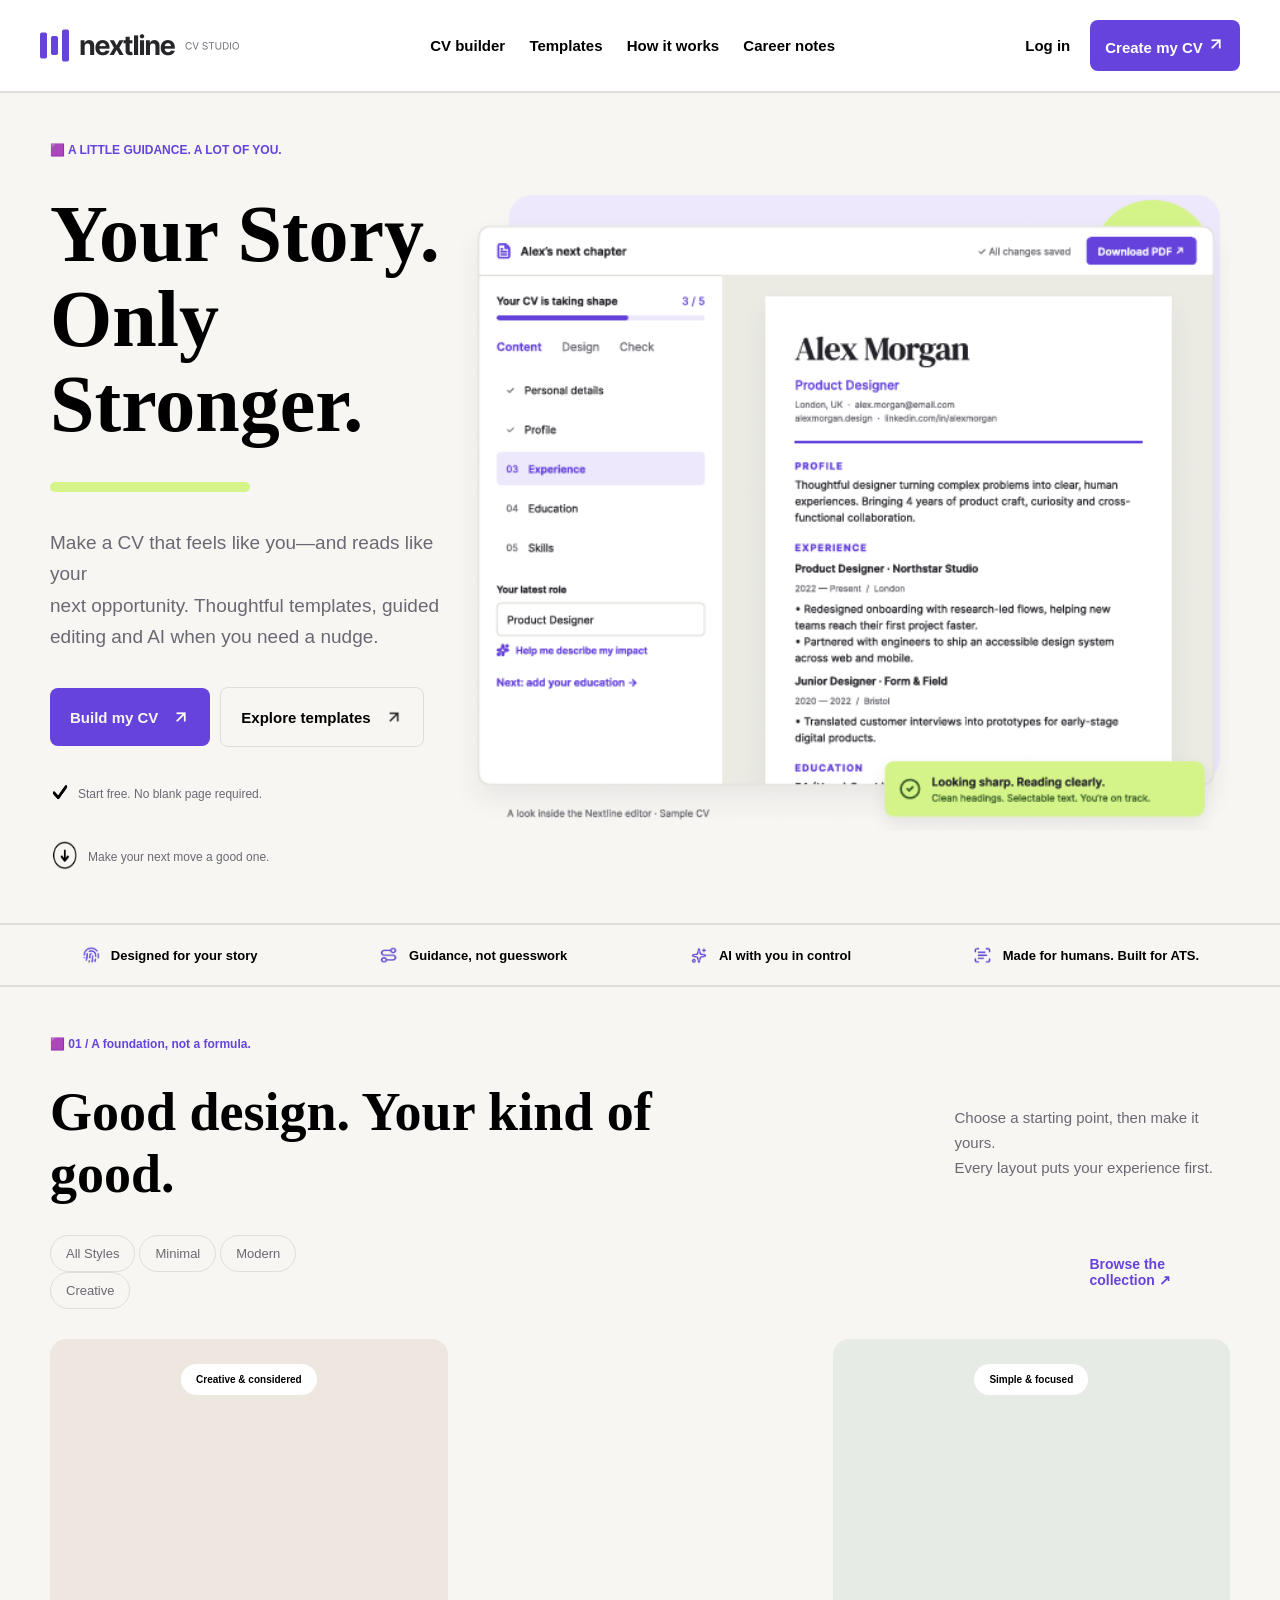
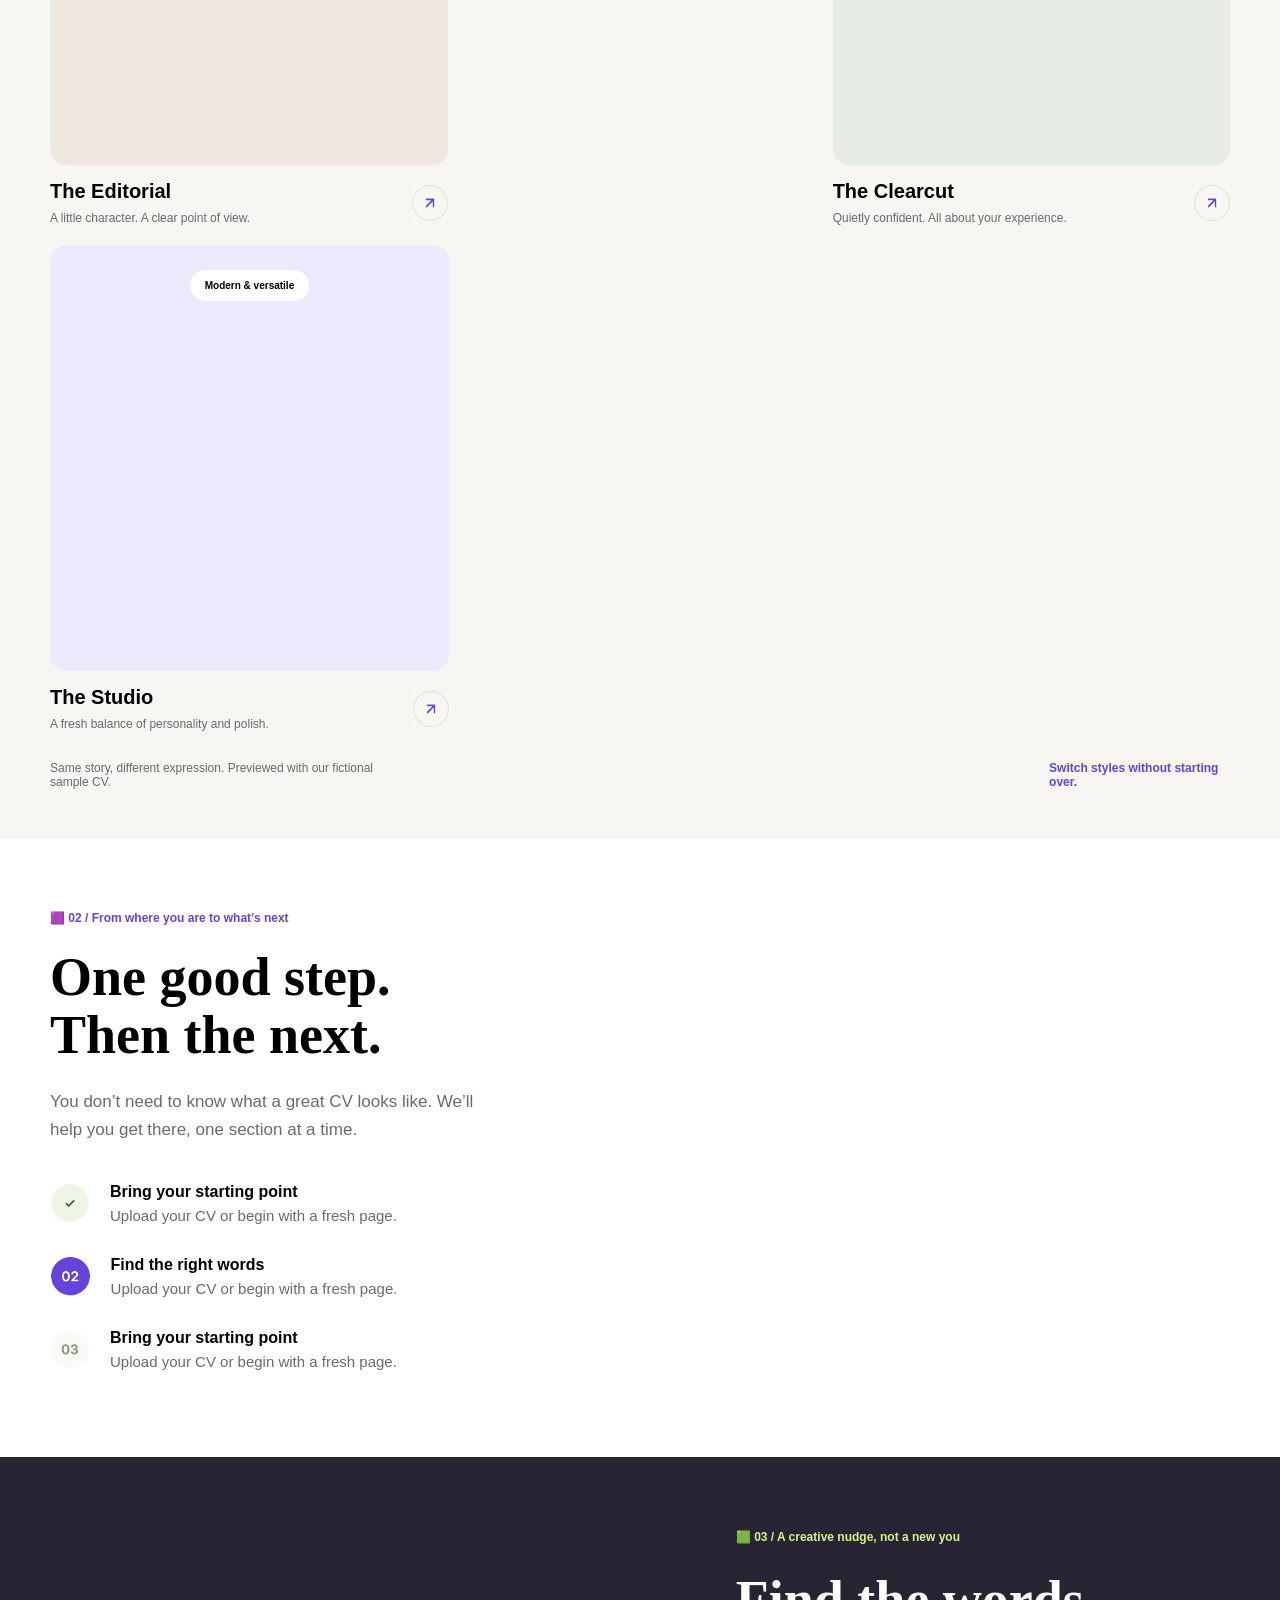
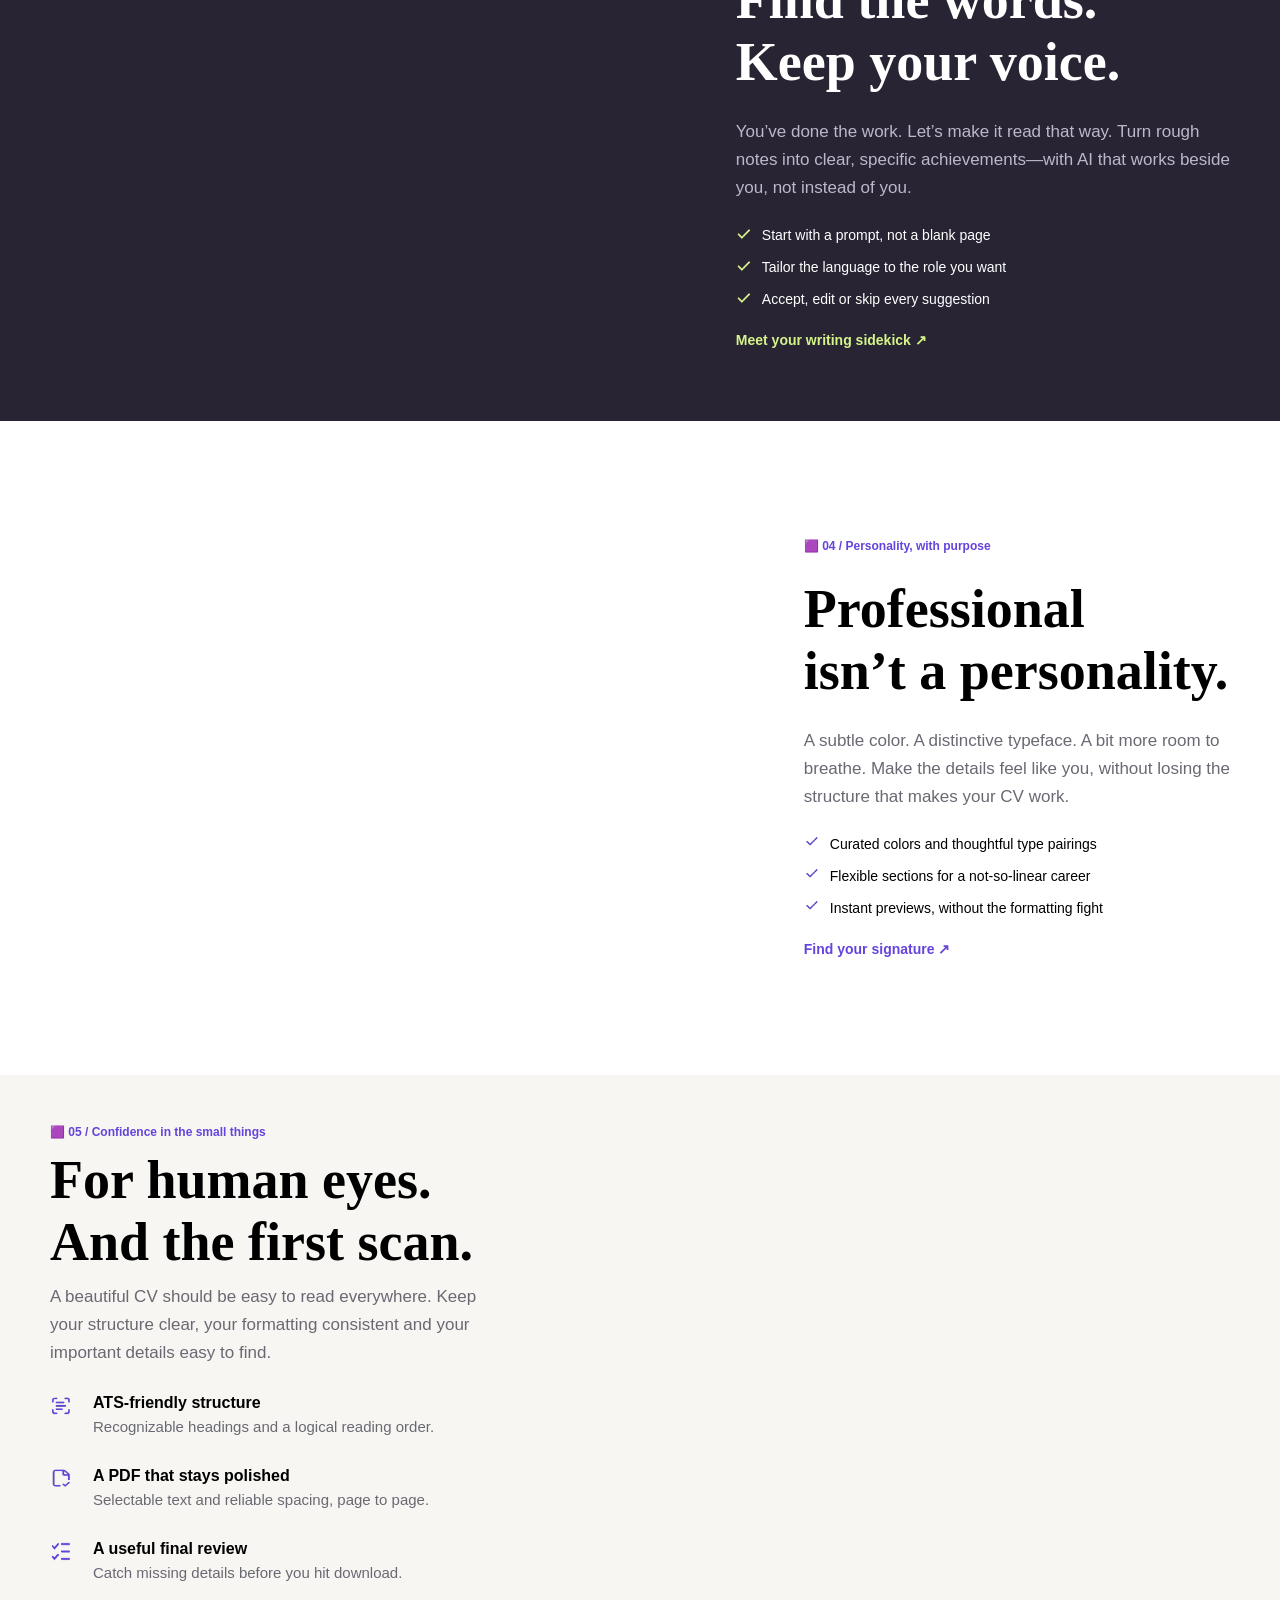
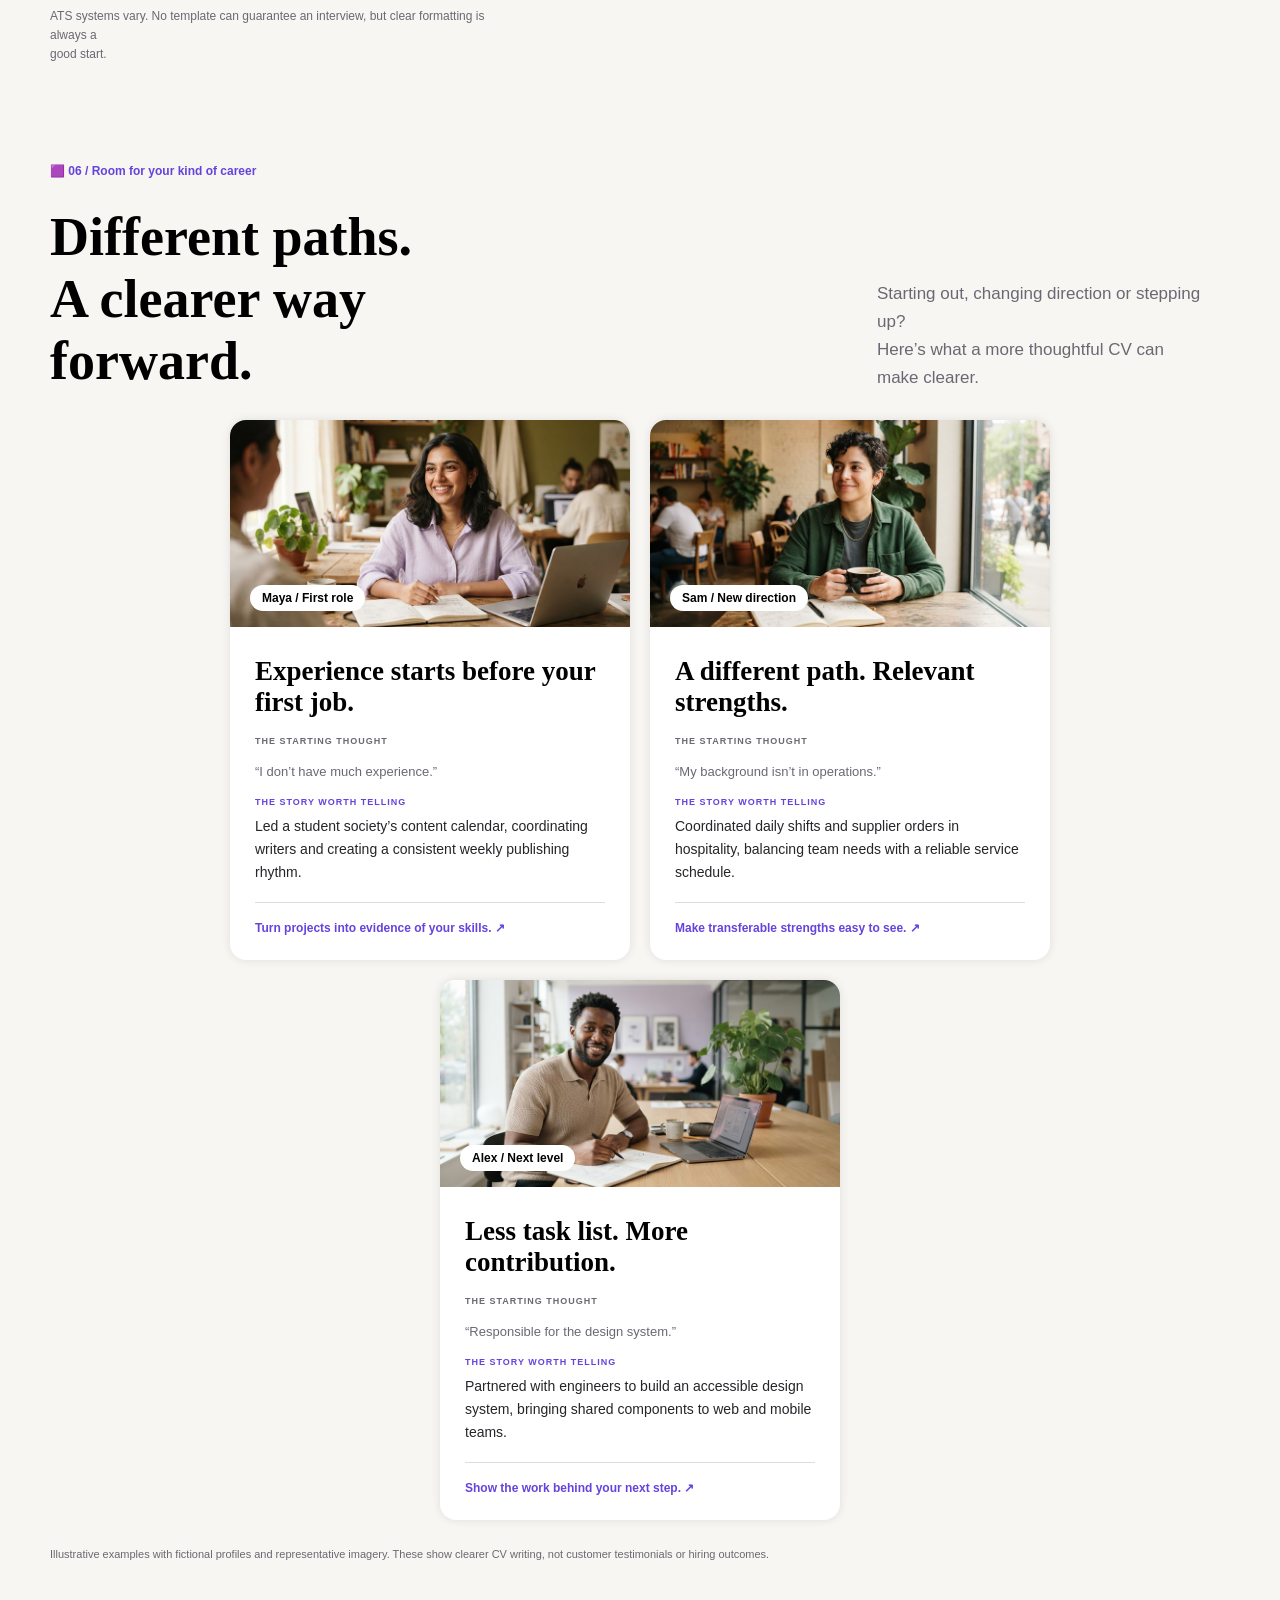
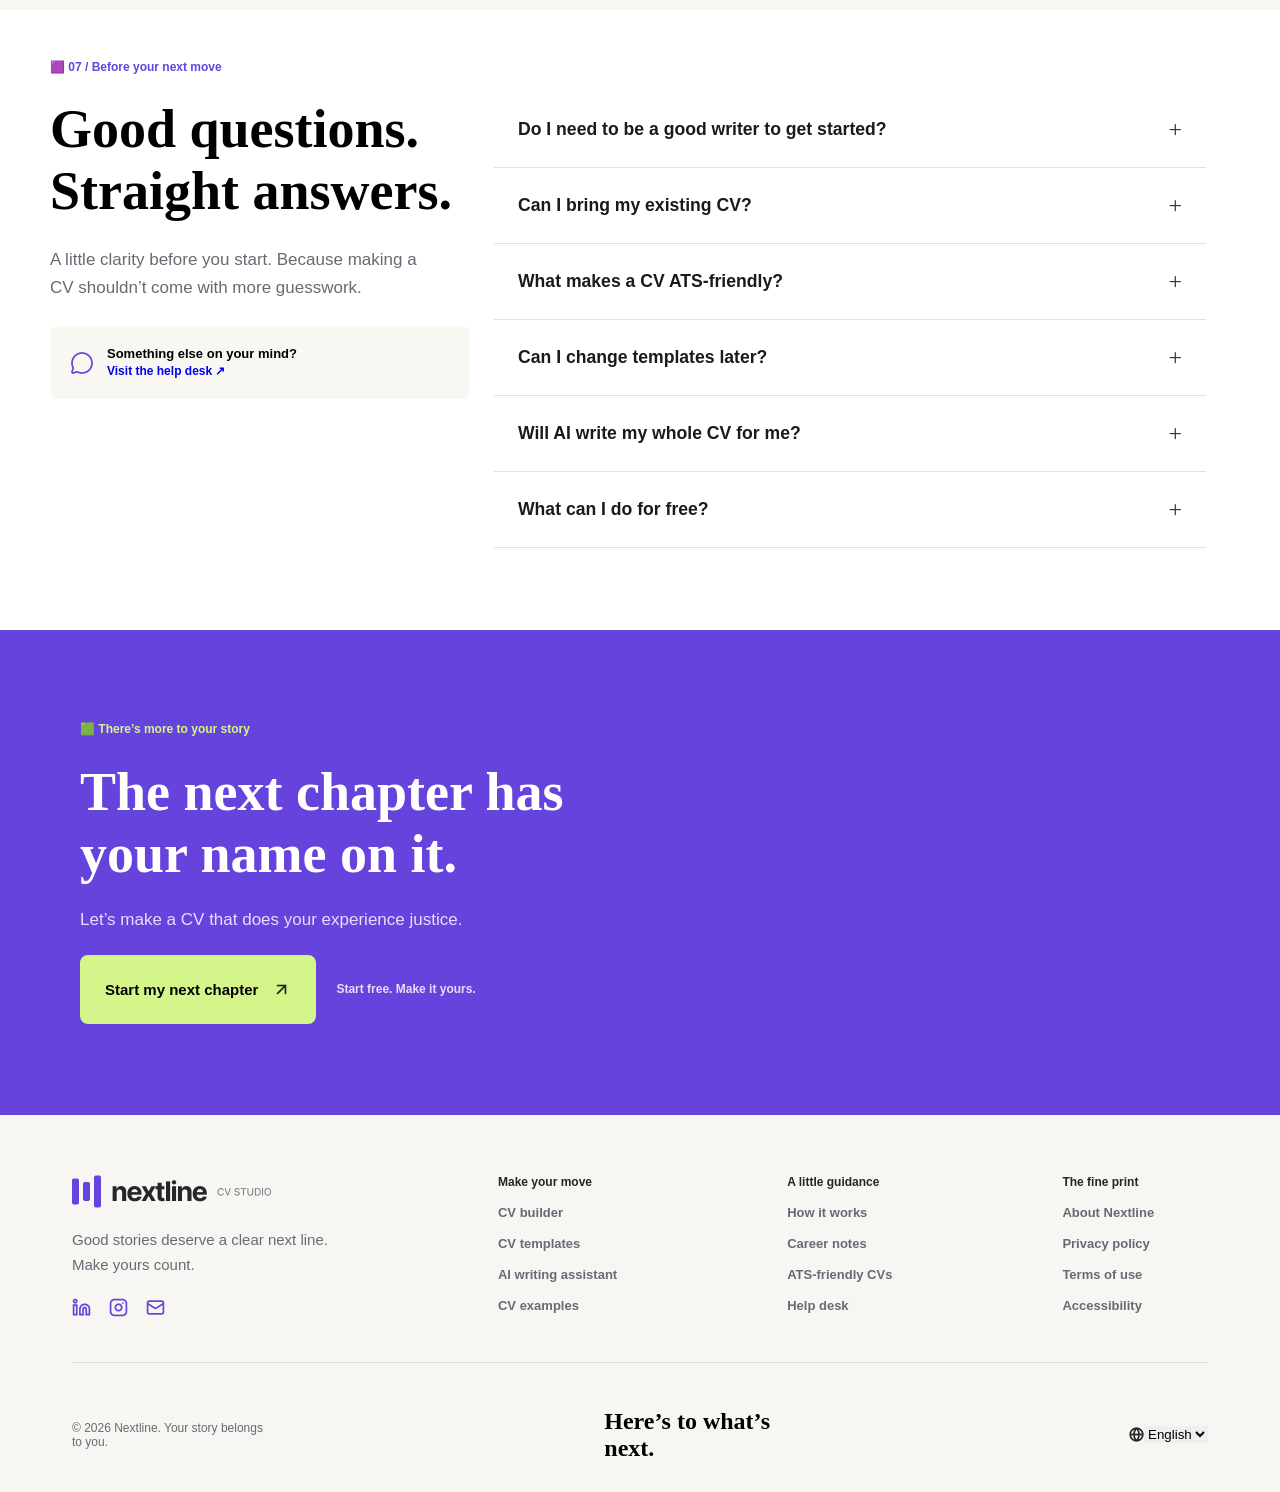
<file: HTML-folder/index.html>
<!DOCTYPE html>
<html lang="en">
<head>
    <meta charset="UTF-8">
    <meta name="viewport" content="width=device-width, initial-scale=1.0">
    <title>nextline | cv studio</title>
    <link rel="shortcut icon" href="../assets/icons/logo.png" type="image/x-icon">
    <link rel="stylesheet" href="../CSS-folder/common.css">
    <link rel="stylesheet" href="../CSS-folder/index.css">
</head>
<body>
    
    <!-- navbar -->

    <div class="nav-container">
    <nav class="navbar">
      <!-- Logo Section -->
     <img class="logo" src="../assets/icons/Nextline wordmark.png">

      <!-- Navigation Links -->
      <div id="navLinks" class="nav-links">
          <a  href="../HTML-folder/editor.html">CV builder</a>
          <a class="nav-link" href="../HTML-folder/templates.html">Templates</a>
          <a class="nav-link" href="#how-it-work">How it works</a>
          <a class="nav-link" href="#notes">Career notes</a>
      </div>

       <!-- Action Buttons -->
      <div id="navActions" class="nav-actions">
        <a class="login-btn" href="../HTML-folder/login.html" class="btn-login">Log in</a>
        <a href="../HTML-folder/editor.html" class="btn-primary1">Create my CV 
            <img src="../assets/icons/arrow-up-right-white.png" alt="" width="18px">
        </a>
      </div>

      <!-- Hamburger Menu Icon (Mobile ke liye) -->
       <div class="menu-toggle" id="mobileMenu">
         <span class="bar"></span>
         <span class="bar"></span>
         <span class="bar"></span>
       </div>

    </nav>
    </div>

    <!-- hero section  -->

    <div class="hero-container">

        <!-- left side -->

        <div class="left">

            <div class="small-text">
                🟪 A LITTLE GUIDANCE. A LOT OF YOU.
            </div>

            <h1 class="hero-heading">
                Your Story.<br>
                Only<br>
                Stronger.
            </h1>

            <div class="line"></div>

            <p class="description">
                Make a CV that feels like you—and reads like your <br>
                next opportunity. Thoughtful templates, guided <br>
                editing and AI when you need a nudge.
            </p>

            <div class="buttons">

                <a href="../HTML-folder/editor.html" class="btn-primary2">
                    Build my CV
                    <img src="../assets/icons/arrow-up-right-white.png" alt="" width="18px">
                </a>

                <a href="../HTML-folder/templates.html" class="btn-secondary">
                    Explore templates
                    <img src="../assets/icons/arrow-up-right.png" alt="" width="18px">
                </a>

            </div>

            <div class="check">
                <span><img class="tick" src="../assets/images/noun_tick_7138168_@700.png" alt=""></span> Start free. No blank page required.
            </div>

            <div class="bottom-text">
                <span><img class="arrow" src="../assets/images/noun_Arrow.png" alt=""></span>Make your next move a good one.
            </div>

        </div>

        <!-- right side -->

        <div class="right">
          <img class="slide-up-img" src="../assets/images/side img.png" alt="">

        </div>

    </div>

    <div class="satisfying-section">

            <div class="satisfying-details fingerprint">
                <img class="satisfying-img" src="../assets/icons/fingerprint.png" alt="">
                <p class="satisfying-para">Designed for your story</p>
            </div>

            <div class="satisfying-details guidence">
                <img class="satisfying-img" src="../assets/icons/guide.png" alt="">
                <p class="satisfying-para">Guidance, not guesswork</p>
            </div>
            
            <div class="satisfying-details ai-integrated">
                <img class="satisfying-img" src="../assets/icons/Ai.png" alt="">
                <p class="satisfying-para">AI with you in control</p>
            </div>

            <div class="satisfying-details ATS">
                <img class="satisfying-img" src="../assets/icons/scaner.png" alt="">
                <p class="satisfying-para">Made for humans. Built for ATS.</p>
            </div>

    </div>

    <!-- section 01 -->

    <section class="section-1">

        <div class="section-1-container">

            <div class="small-text">
                🟪 01 / A foundation, not a formula.
            </div>

            <div class="s1-head">
               <h2 class="s1-heading">Good design. Your kind of good.</h2>

               <p class="s1-para">Choose a starting point, then make it yours. <br> Every layout puts your experience first.</p>
            </div>

            <div class="head-links">
                <div class="head-btn">
                    <button>All Styles</button>
                    <button>Minimal</button>
                    <button>Modern</button>
                    <button>Creative</button>
                </div>
                <a class="browse-a" href="#">Browse the collection ↗</a>
            </div>

            <!-- template showcase container  -->

            <div class="template-showcase-container">

                <div class="template-showcase-cards">

                    <div class="card1-container">
                    <div class="template-card-1">
                        <span class="t-c-batch">Creative & considered</span>
                        <img class="t-c-img slide-up" src="../assets/images/t-c-1.png" alt="">
                    </div>
                    <div class="template-card-bottom">
                        <div class="card-bottom-right">
                        <h3>The Editorial</h3>
                        <p>A little character. A clear point of view.</p>
                        </div>

                        <img src="../assets/images/right arrow.png" alt="">
                    </div>
                    </div>

                    <div class="card1-container">
                    <div class="template-card-2">
                        <span class="t-c-batch">Simple & focused</span>
                        <img class="t-c-img slide-up" src="../assets/images/t-c-2.png" alt="">
                    </div>
                    <div class="template-card-bottom">
                        <div class="card-bottom-right">
                        <h3>The Clearcut</h3>
                        <p>Quietly confident. All about your experience.</p>
                        </div>

                        <img src="../assets/images/right arrow.png" alt="">
                    </div>
                    </div>

                    <div class="card1-container">
                    <div class="template-card-3">
                        <span class="t-c-batch">Modern & versatile</span>
                        <img class="t-c-img slide-up" src="../assets/images/t-c-3.png" alt="">
                    </div>
                    <div class="template-card-bottom">
                        <div class="card-bottom-right">
                        <h3>The Studio</h3>
                        <p>A fresh balance of personality and polish.</p>
                        </div>

                        <img src="../assets/images/right arrow.png" alt="">
                    </div>
                    </div>

                </div>

            </div>

            <div class="s1-bottom">
                <p>Same story, different expression. Previewed with our fictional sample CV.</p>
                <a href="#">Switch styles without starting over.</a>
            </div>

        </div>

    </section>

    <!-- section 02 -->

    <section id="how-it-work" class="section-2">

        <!-- section 02 left -->

        <div class="section-2-left">

            <div class="small-text">
                🟪 02 / From where you are to what’s next
            </div>

            
            <h2 class="s2-heading">
              One good step. <br>
              Then the next.
            </h2>

            <p class="s2-para">You don’t need to know what a great CV looks like. We’ll <br> help you get there, one section at a time.</p>
            

            <div class="check-points">

                <div class="point-01">

                    <img src="../assets/images/complete-img.png" alt="" height="40px">

                    <div class="side-para">
                        <h3 class="chek-point-heading">Bring your starting point</h3>
                        <p class="check-point-para">Upload your CV or begin with a fresh page.</p>
                    </div>

                </div>

                <div class="point-01">

                    <img src="../assets/images/no.2.png" alt="" height="40px">

                    <div class="side-para">
                        <h3 class="chek-point-heading">Find the right words</h3>
                        <p class="check-point-para">Upload your CV or begin with a fresh page.</p>
                    </div>

                </div>

                <div class="point-01">

                    <img src="../assets/images/no.3.png" alt="" height="40px">

                    <div class="side-para">
                        <h3 class="chek-point-heading">Bring your starting point</h3>
                        <p class="check-point-para">Upload your CV or begin with a fresh page.</p>
                    </div>

                </div>

            </div>

        </div>

        <!-- section 02 right -->

        <div class="section-2-right">
            
            <img class="s2-side-img slide-up" src="../assets/images/s2-img.png" alt="">

        </div>

    </section>

    <!-- section 03 -->

    <section class="section-3">

        <!-- section 03 left -->

        <div class="section-3-left">

            <img class="s3-img slide-up " src="../assets/images/s3-img.png" alt="">

        </div>

        <!-- section 3 right -->

        <div class="section-3-right">

            <div class="s3-small-text">
             🟩 03 / A creative nudge, not a new you
            </div>

            
               <h2 class="s3-heading">
                 Find the words. <br>
                 Keep your voice.
               </h2>

               <p class="s3-para">You’ve done the work. Let’s make it read that way. Turn rough <br>
                 notes into clear, specific achievements—with AI that works beside <br>
                 you, not instead of you.</p>
            

            <div class="Writing-benefits">
                
                <div class="benefit-1">
                    <img class="benefit-check" src="../assets/images/benefit-check.png" alt="">
                    <p class="benefit-para">Start with a prompt, not a blank page</p>
                </div>

                <div class="benefit-1">
                    <img class="benefit-check" src="../assets/images/benefit-check.png" alt="">
                    <p class="benefit-para">Tailor the language to the role you want</p>
                </div>

                <div class="benefit-1">
                    <img class="benefit-check" src="../assets/images/benefit-check.png" alt="">
                    <p class="benefit-para">Accept, edit or skip every suggestion</p>
                </div>
                
            </div>

            <a class="writing-link" href="">Meet your writing sidekick ↗</a>

        </div>

    </section>

    <!-- section 04 -->

    <section class="section-4">

        <!-- section 04 left -->

        <div class="section-4-left">

            <img class="s4-img slide-up" src="../assets/images/s4-img.png" alt="">

        </div>

        <!-- section 04 right -->

        <div class="section-4-right">

            <div class="small-text">
             🟪 04 / Personality, with purpose
            </div>

            
               <h2 class="s4-heading">
                 Professional <br>
                 isn’t a personality.
               </h2>

               <p class="s4-para">A subtle color. A distinctive typeface. A bit more room to <br>
                 breathe. Make the details feel like you, without losing the <br>
                 structure that makes your CV work.</p>
            

            <div class="customization-details">
                
                <div class="custom-detail-1">
                    <img class="custom-check" src="../assets/images/customization-check.png" alt="">
                    <p class="custom-para">Curated colors and thoughtful type pairings</p>
                </div>

                <div class="custom-detail-1">
                    <img class="custom-check" src="../assets/images/customization-check.png" alt="">
                    <p class="custom-para">Flexible sections for a not-so-linear career</p>
                </div>

                <div class="custom-detail-1">
                    <img class="custom-check" src="../assets/images/customization-check.png" alt="">
                    <p class="custom-para">Instant previews, without the formatting fight</p>
                </div>
                
            </div>

            <a class="custom-link" href="">Find your signature ↗</a>

        </div>

    </section>

    <!-- section 05 -->

    <section class="section-5">

        <!-- section 05 left -->

        <div class="section-5-left">

            <div class="small-text">
                🟪 05 / Confidence in the small things
            </div>

            
               <h2 class="s5-heading">
                 For human eyes. <br>
                 And the first scan.
               </h2>

               <p class="s5-para">A beautiful CV should be easy to read everywhere. Keep <br>
                your structure clear, your formatting consistent and your <br>
                important details easy to find.</p>
            

            <div class="format-points">

                <div class="format-1">

                    <img src="../assets/icons/scaner.png" alt="">

                    <div class="side-para">
                        <h3 class="format-heading">ATS-friendly structure</h3>
                        <p class="format-para">Recognizable headings and a logical reading order.</p>
                    </div>

                </div>

                <div class="format-1">

                    <img src="../assets/images/pdf.png" alt="">

                    <div class="side-para">
                        <h3 class="format-heading">A PDF that stays polished</h3>
                        <p class="format-para">Selectable text and reliable spacing, page to page.</p>
                    </div>

                </div>

                <div class="format-1">

                    <img src="../assets/images/final-check.png" alt="">

                    <div class="side-para">
                        <h3 class="format-heading">A useful final review</h3>
                        <p class="format-para">Catch missing details before you hit download.</p>
                    </div>

                </div>

            </div>

            <p class="s5-bottom-para">ATS systems vary. No template can guarantee an interview, but clear formatting is always a <br>good start.</p>

        </div>

        <!-- section 02 right -->

        <div class="section-5-right">
            
            <img class="s5-img slide-up" src="../assets/images/s5-img.png" alt="">

        </div>

    </section>

    <!-- section 6 -->

    <section id="notes" class="section-6">

        <div class="small-text">
            🟪 06 / Room for your kind of career
        </div>

        <div class="s6-head">
            
            <h2>
                Different paths. <br>
                A clearer way forward.
            </h2>

            <p class="s6-para">
                Starting out, changing direction or stepping up? <br>
                Here’s what a more thoughtful CV can <br>
                make clearer.
            </p>

        </div>

        <!-- s6 cards  -->

        <div class="s6-cards">

            <!-- card 1 -->

            <div class="card-1">

                <div class="card-img-wraper">

                    <img class="card-image" src="../assets/images/card-images/Career portrait.png" alt="">
                    <div class="img-batch">Maya / First role</div>

                </div>
                
                <div class="card-details">

                    <h3 class="card-heading">
                        Experience starts before your first job.
                    </h3>

                    <div class="thought-heading">THE STARTING THOUGHT</div>
                    <div class="thought">“I don’t have much experience.”</div>

                    <div class="card-para-wraper">

                       <div class="card-para-heading">THE STORY WORTH TELLING</div>

                       <p class="card-para">
                         Led a student society’s content calendar, coordinating writers and creating a consistent weekly publishing <br>
                         rhythm.
                       </p>
                    
                    </div>

                    <div class="divider"></div>
                    <a class="card-link" href="">Turn projects into evidence of your skills. ↗</a>

                </div>
            </div>

            <!-- card 2 -->

            <div class="card-1">

                <div class="card-img-wraper">

                    <img class="card-image" src="../assets/images/card-images/Career portrait 2.png" alt="">
                    <div class="img-batch">Sam / New direction</div>

                </div>
                
                <div class="card-details">

                    <h3 class="card-heading">
                        A different path. Relevant strengths.
                    </h3>

                    <div class="thought-heading">THE STARTING THOUGHT</div>
                    <div class="thought">“My background isn’t in operations.”</div>

                    <div class="card-para-wraper">

                       <div class="card-para-heading">THE STORY WORTH TELLING</div>

                       <p class="card-para">
                         Coordinated daily shifts and supplier orders in hospitality, balancing team needs with a reliable service schedule.
                       </p>
                    
                    </div>

                    <div class="divider"></div>
                    <a class="card-link" href="">Make transferable strengths easy to see. ↗</a>

                </div>
            </div>

            <!-- card 3 -->

            <div class="card-1">

                <div class="card-img-wraper">

                    <img class="card-image" src="../assets/images/card-images/Career portrait 3.png" alt="">
                    <div class="img-batch">Alex / Next level</div>

                </div>
                
                <div class="card-details">

                    <h3 class="card-heading">
                        Less task list. More contribution.
                    </h3>

                    <div class="thought-heading">THE STARTING THOUGHT</div>
                    <div class="thought">“Responsible for the design system.”</div>

                    <div class="card-para-wraper">

                       <div class="card-para-heading">THE STORY WORTH TELLING</div>

                       <p class="card-para">
                         Partnered with engineers to build an accessible design system, bringing shared components to web and mobile teams.
                       </p>
                    
                    </div>

                    <div class="divider"></div>
                    <a class="card-link" href="">Show the work behind your next step. ↗</a>

                </div>
            </div>

        </div>

        <p class="s6-bottom-para">Illustrative examples with fictional profiles and representative imagery. These show clearer CV writing, not customer testimonials or hiring outcomes.</p>

    </section>

    <!-- section 07 -->

    <section class="section-7">

        <div class="FAQ-intro">

            <div class="small-text">
                🟪 07 / Before your next move
            </div>

            
            <h2 class="s5-heading">
               Good questions. <br>
               Straight answers.
            </h2>

            <p class="s5-para">
                A little clarity before you start. Because making a <br>
                CV shouldn’t come with more guesswork.
            </p>

            <div class="help-desk-shortcut">

                <img src="../assets/icons/message-circle.png" alt="" height="24">

                <div class="hd-btn-item">
                   <h3>Something else on your mind?</h3>
                   <a href="#">Visit the help desk ↗</a>
                </div>

            </div>

        </div>

        <!-- FAQ  -->
    
        <div class="faq-container">
        <!-- FAQ Item 1 -->
        <div class="faq-item">
            <div class="faq-question">
                <h3>Do I need to be a good writer to get started?</h3>
                <span class="faq-icon">+</span>
            </div>
            <div class="faq-answer">
                <p>Not at all. Nextline gives you guidance, examples, and clean layouts so your experience speaks for itself without needing fancy copywriting.</p>
            </div>
        </div>

        <!-- FAQ Item 2 -->
        <div class="faq-item">
            <div class="faq-question">
                <h3>Can I bring my existing CV?</h3>
                <span class="faq-icon">+</span>
            </div>
            <div class="faq-answer">
                <p>Yes, you can easily upload or reference your existing CV data, and our platform will help you reformat and enhance it with modern professional standards.</p>
            </div>
        </div>
        
        <!-- FAQ Item 3 -->
        <div class="faq-item">
            <div class="faq-question">
                <h3>What makes a CV ATS-friendly?</h3>
                <span class="faq-icon">+</span>
            </div>
            <div class="faq-answer">
                <p>An ATS, or applicant tracking system, helps employers organize applications. Clear headings, a sensible reading order and selectable text make a CV easier to parse.</p>
            </div>
        </div>

        <!-- FAQ Item 4 -->
        <div class="faq-item">
            <div class="faq-question">
                <h3>Can I change templates later?</h3>
                <span class="faq-icon">+</span>
            </div>
            <div class="faq-answer">
                <p>You can switch between different professional templates at any time with a single click without losing your content.</p>
            </div>
        </div>

        <!-- FAQ Item 5 -->
        <div class="faq-item">
            <div class="faq-question">
                <h3>Will AI write my whole CV for me?</h3>
                <span class="faq-icon">+</span>
            </div>
            <div class="faq-answer">
                <p>AI helps you draft bullet points, refine summaries, and optimize phrasing, but you always have full control to customize and review every section.</p>
            </div>
        </div>

        <!-- FAQ Item 6 -->
        <div class="faq-item">
            <div class="faq-question">
                <h3>What can I do for free?</h3>
                <span class="faq-icon">+</span>
            </div>
            <div class="faq-answer">
                <p>You can build, edit, and preview your CV using standard templates and basic features completely for free before deciding to upgrade.</p>
            </div>
        </div>

        </div>

    </section>

    <!-- section 08 -->

    <section class="section-8">

        <div class="final-invitation">

            <div class="s3-small-text">
             🟩 There’s more to your story
            </div>

            <h2 class="s8-heading">
               The next chapter has <br>
               your name on it.
            </h2>

            <p class="s8-para">Let’s make a CV that does your experience justice.</p>

            <div class="s8-btn-wrap">
                <a class="s8-btn" href="">Start my next chapter <img src="../assets/icons/arrow-up-right.png" alt="" width="19px"></a>
                <div class="btn-message">Start free. Make it yours.</div>
            </div>

        </div>

        <img class="s8-img slide-up" src="../assets/images/Next chapter illustration.png" alt="" width="340px">

    </section>

    <!-- footer -->

    <footer>

        <div class="footer-details">

            <div class="brand-intro">

                <img class="intro-logo" src="../assets/icons/Nextline wordmark.png" alt="">

                <p class="intro-para">
                   Good stories deserve a clear next line. <br>
                   Make yours count.
                </p>

                <div class="social-links">

                    <img class="linkedin-link" src="../assets/icons/linkedin.png" alt="">
                    <img class="insta-link" src="../assets/icons/instagram.png" alt="">
                    <img class="mail-link" src="../assets/icons/mail.png" alt="">

                </div>

            </div>

            <div class="links-group-1">

                <h4>Make your move</h4>
                
                <a href="">CV builder</a>
                <a href="">CV templates</a>
                <a href="">AI writing assistant</a>
                <a href="">CV examples</a>

            </div>

            <div class="links-group-2">

                <h4>A little guidance</h4>
                
                <a href="">How it works</a>
                <a href="">Career notes</a>
                <a href="">ATS-friendly CVs</a>
                <a href="">Help desk</a>

            </div>

            <div class="links-group-3">

                <h4>The fine print</h4>
                
                <a href="">About Nextline</a>
                <a href="">Privacy policy</a>
                <a href="">Terms of use</a>
                <a href="">Accessibility</a>

            </div>

        </div>

        <div class="footer-line"></div>

        <div class="copyright-footer">

            <p class="copyright-para">&copy; 2026 Nextline. Your story belongs to you.</p>

            <h3 class="copyright-footer-center">Here’s to what’s next.</h3>

            <div class="select-language">

                <img src="../assets/icons/globe.png" alt="">
                <select name="" id="">
    
                  <option value="">English</option>
                  <option value="">Urdu</option>
                  <option value="">Hindi</option>

                </select>

            </div>

        </div>

    </footer>

    <script src="../JS-folder/index.js"></script>
</body>
</html>
</file>
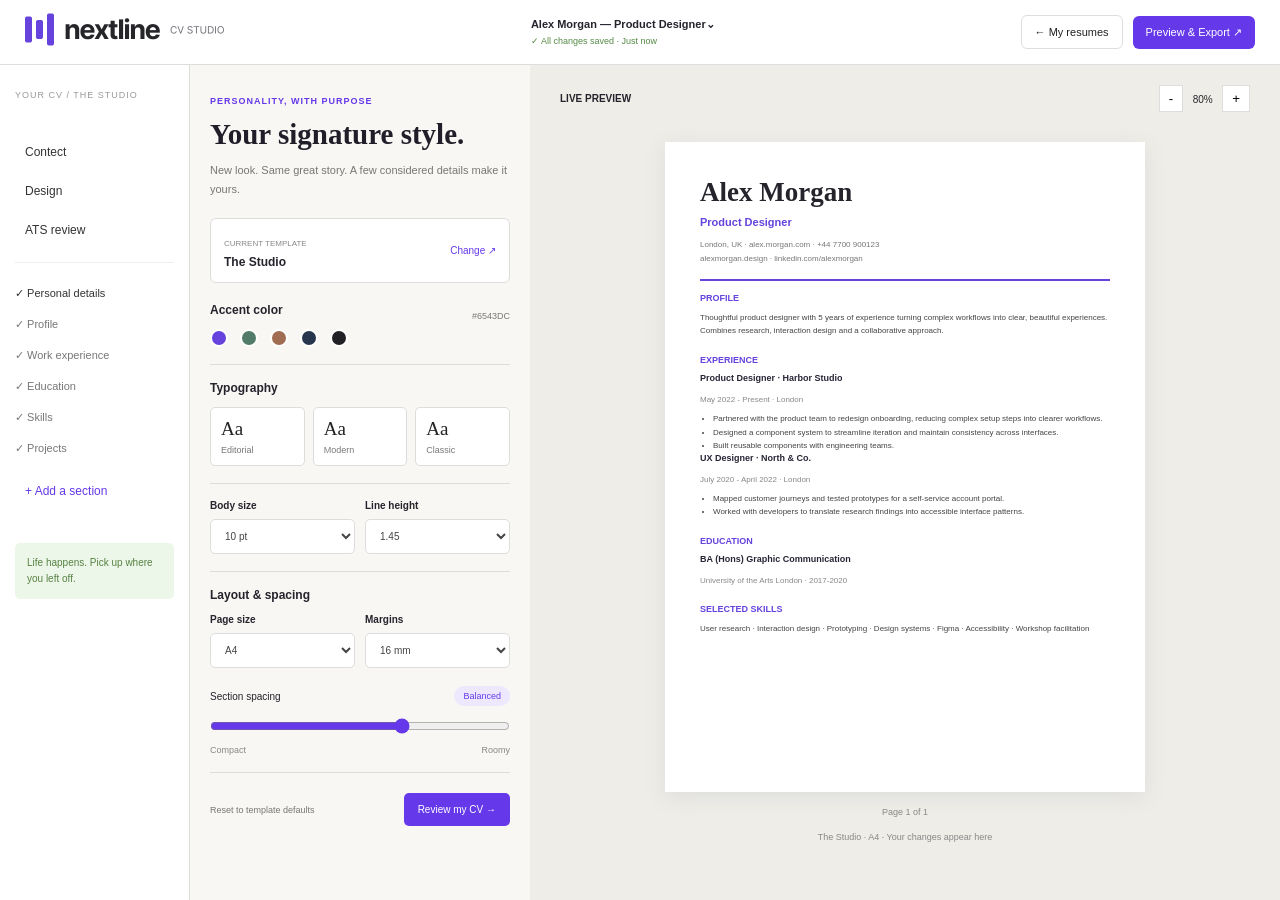
<file: HTML-folder/editor.html>
<!DOCTYPE html>
    <html lang="en">
    <head>
        <meta charset="UTF-8">
        <meta name="viewport" content="width=device-width, initial-scale=1.0">
        <title>Make My CV</title>
        <link rel="shortcut icon" href="../assets/icons/logo.png" type="image/x-icon">
        <link rel="stylesheet" href="../CSS-folder/common.css">
        <link rel="stylesheet" href="../CSS-folder/editor.css">
    </head>
    <body>
       
<!-- RESUME DESIGN EDITOR -->

<section class="design-app" id="design-editor">

    <!-- TOP HEADER -->
    <header class="design-header">

        <div class="design-logo">
            <!-- Logo Section -->
            <img class="logo" src="../assets/icons/Nextline wordmark.png" width="200px">
        </div>

        <div class="design-user">
            <strong>Alex Morgan — Product Designer⌄</strong>
            <small>✓ All changes saved · Just now</small>
        </div>

        <div class="design-actions">
            <a href="../HTML-folder/editor2.html" class="design-back">← My resumes</a>
            <a href="../HTML-folder/editor3.html" class="design-export">Preview & Export ↗</a>
        </div>

    </header>


    <!-- MAIN EDITOR -->
    <div class="design-workspace">

        <!-- LEFT SIDEBAR -->
        <aside class="design-sidebar">

            <div class="sidebar-title">
                YOUR CV / THE STUDIO
            </div>

            <a href="#design-editor">Contect</a>

            <a href="#design-editor">Design</a>
            <a href="#design-editor">ATS review</a>

            <hr>

            <ul class="design-menu">
                <li>✓ Personal details</li>
                <li>✓ Profile</li>
                <li>✓ Work experience</li>
                <li>✓ Education</li>
                <li>✓ Skills</li>
                <li>✓ Projects</li>
            </ul>

            <a href="#design-editor" class="add-section">
                + Add a section
            </a>

            <div class="sidebar-tip">
                Life happens. Pick up
                where you left off.
            </div>

        </aside>


        <!-- DESIGN SETTINGS -->
        <main class="design-settings">

            <div class="design-heading">
                <span>PERSONALITY, WITH PURPOSE</span>
                <h1>Your signature style.</h1>
                <p>
                    New look. Same great story.
                    A few considered details make it yours.
                </p>
            </div>


            <!-- TEMPLATE -->
            <div class="template-box">

                <div>
                    <small>CURRENT TEMPLATE</small>
                    <h3>The Studio</h3>
                </div>

                <a href="#design-editor">Change ↗</a>

            </div>


            <!-- ACCENT COLOR -->
            <div class="design-group">

                <div class="group-heading">
                    <h3>Accent color</h3>
                    <span>#6543DC</span>
                </div>

                <div class="color-options">

                    <input type="radio" name="accent" id="purple" >
                    <label for="purple" class="color purple"></label>

                    <input type="radio" name="accent" id="green">
                    <label for="green" class="color green"></label>

                    <input type="radio" name="accent" id="brown">
                    <label for="brown" class="color brown"></label>

                    <input type="radio" name="accent" id="blue">
                    <label for="blue" class="color blue"></label>

                    <input type="radio" name="accent" id="black">
                    <label for="black" class="color black"></label>

                </div>

            </div>


            <!-- TYPOGRAPHY -->
            <div class="design-group">

                <h3>Typography</h3>

                <div class="font-options">

                    <label class="font-card selected">
                        <span>Aa</span>
                        Editorial
                    </label>

                    <label class="font-card">
                        <span>Aa</span>
                        Modern
                    </label>

                    <label class="font-card">
                        <span>Aa</span>
                        Classic
                    </label>

                </div>

            </div>


            <!-- BODY SETTINGS -->
            <div class="design-group">

                <div class="setting-grid">

                    <div>
                        <label>Body size</label>
                        <select>
                            <option>10 pt</option>
                            <option>11 pt</option>
                            <option>12 pt</option>
                        </select>
                    </div>

                    <div>
                        <label>Line height</label>
                        <select>
                            <option>1.45</option>
                            <option>1.5</option>
                            <option>1.6</option>
                        </select>
                    </div>

                </div>

            </div>


            <!-- LAYOUT SETTINGS -->
            <div class="design-group">

                <h3>Layout & spacing</h3>

                <div class="setting-grid">

                    <div>
                        <label>Page size</label>
                        <select>
                            <option>A4</option>
                            <option>Letter</option>
                        </select>
                    </div>

                    <div>
                        <label>Margins</label>
                        <select>
                            <option>16 mm</option>
                            <option>12 mm</option>
                            <option>20 mm</option>
                        </select>
                    </div>

                </div>

                <div class="spacing-heading">
                    <label>Section spacing</label>
                    <span>Balanced</span>
                </div>

                <input
                    type="range"
                    min="1"
                    max="100"
                    value="65"
                    class="spacing-range"
                >

                <div class="spacing-labels">
                    <span>Compact</span>
                    <span>Roomy</span>
                </div>

            </div>


            <!-- BOTTOM BUTTONS -->
            <div class="design-bottom">

                <button class="reset-btn">
                    Reset to template defaults
                </button>

                <button class="review-btn">
                    Review my CV →
                </button>

            </div>

        </main>


        <!-- LIVE PREVIEW -->
        <section class="live-preview">

            <div class="live-top">

                <h3>LIVE PREVIEW</h3>

                <div>
                    <button>-</button>
                    <span>80%</span>
                    <button>+</button>
                </div>

            </div>


            <!-- CV PAPER -->
            <div class="cv-paper">

                <h1>Alex Morgan</h1>

                <h4>Product Designer</h4>

                <p class="cv-contact">
                    London, UK · alex.morgan.com · +44 7700 900123
                    <br>
                    alexmorgan.design · linkedin.com/alexmorgan
                </p>

                <hr>

                <div class="cv-section">

                    <h3>PROFILE</h3>

                    <p>
                        Thoughtful product designer with 5 years
                        of experience turning complex workflows
                        into clear, beautiful experiences.
                        Combines research, interaction design
                        and a collaborative approach.
                    </p>

                </div>


                <div class="cv-section">

                    <h3>EXPERIENCE</h3>

                    <h4>Product Designer · Harbor Studio</h4>

                    <small>May 2022 - Present · London</small>

                    <ul>
                        <li>
                            Partnered with the product team to
                            redesign onboarding, reducing complex
                            setup steps into clearer workflows.
                        </li>

                        <li>
                            Designed a component system to
                            streamline iteration and maintain
                            consistency across interfaces.
                        </li>

                        <li>
                            Built reusable components with
                            engineering teams.
                        </li>
                    </ul>


                    <h4>UX Designer · North & Co.</h4>

                    <small>July 2020 - April 2022 · London</small>

                    <ul>
                        <li>
                            Mapped customer journeys and tested
                            prototypes for a self-service account portal.
                        </li>

                        <li>
                            Worked with developers to translate
                            research findings into accessible
                            interface patterns.
                        </li>
                    </ul>

                </div>


                <div class="cv-section">

                    <h3>EDUCATION</h3>

                    <h4>BA (Hons) Graphic Communication</h4>

                    <small>University of the Arts London · 2017-2020</small>

                </div>


                <div class="cv-section">

                    <h3>SELECTED SKILLS</h3>

                    <p>
                        User research · Interaction design ·
                        Prototyping · Design systems · Figma ·
                        Accessibility · Workshop facilitation
                    </p>

                </div>

            </div>


            <div class="page-number">
                Page 1 of 1
            </div>

            <p class="preview-footer">
                The Studio · A4 · Your changes appear here
            </p>

        </section>

    </div>

</section>

</body>
</html>
</file>
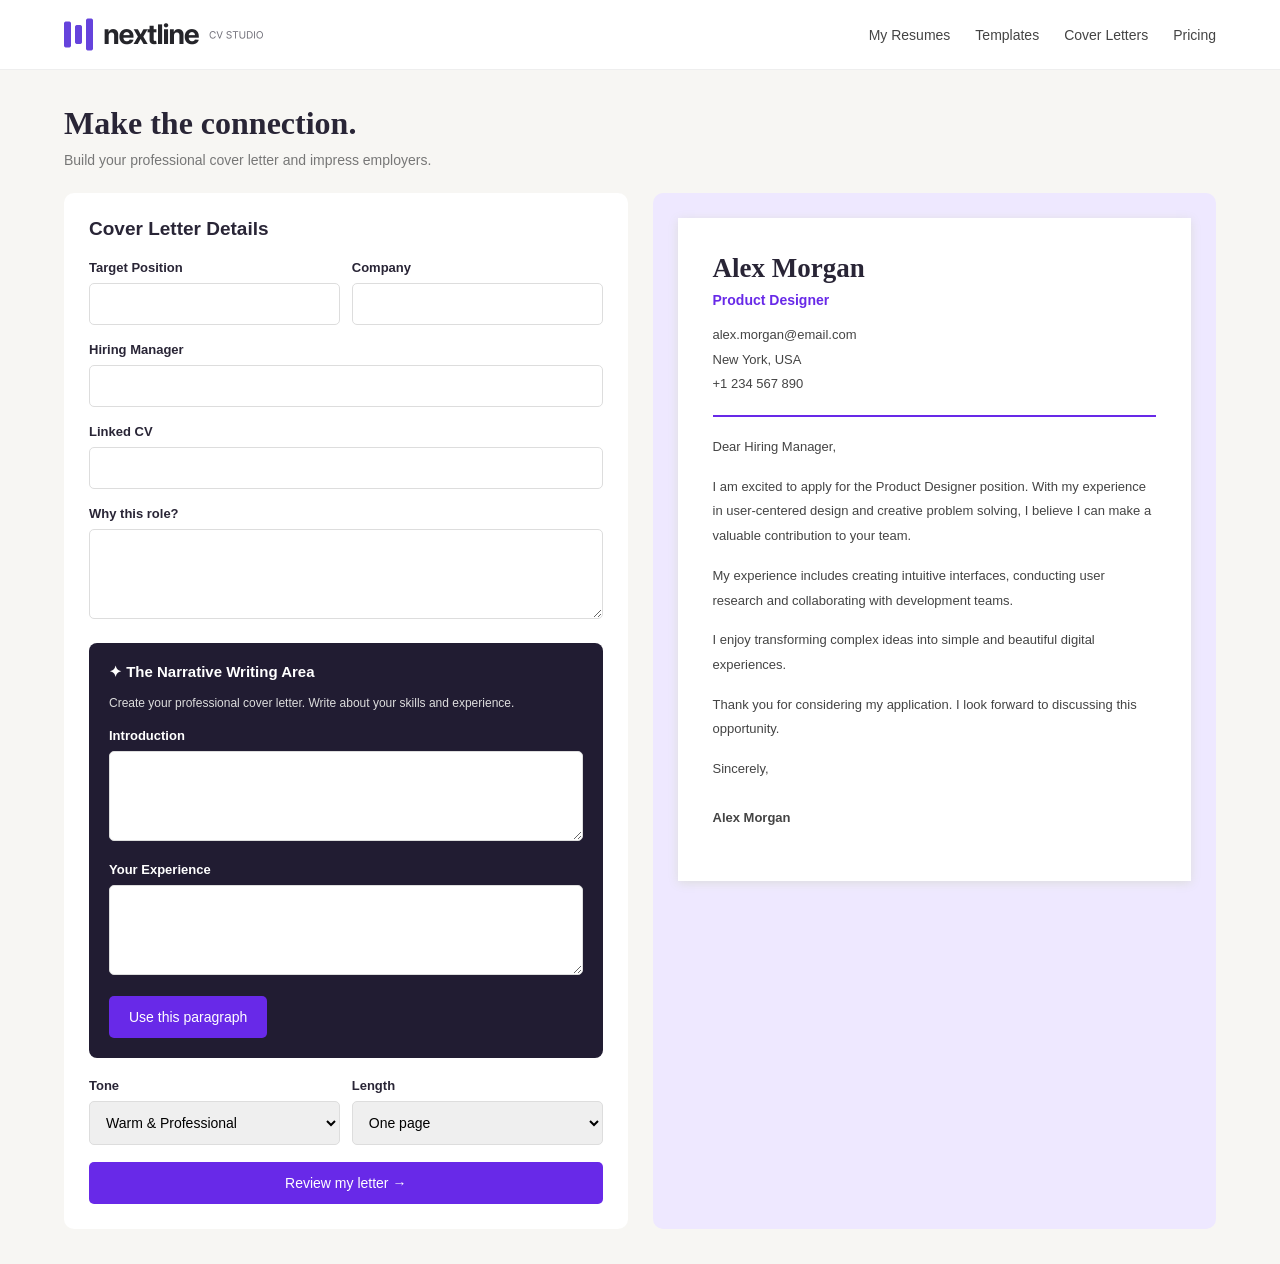
<file: HTML-folder/editor2.html>
<!DOCTYPE html>
<html lang="en">
<head>
    <meta charset="UTF-8">
    <meta name="viewport" content="width=device-width, initial-scale=1.0">
    <title>Nextline - CV Builder</title>
    <link rel="shortcut icon" href="../assets/icons/logo.png" type="image/x-icon">
    <link rel="stylesheet" href="../CSS-folder/editor.css">
</head>
<body>

    <!-- NAVBAR -->
    <header class="navbar">
        <!-- Logo Section -->
            <img class="logo" src="../assets/icons/Nextline wordmark.png" width="200px">

        <nav>
            <a href="#resume">My Resumes</a>
            <a href="#cover">Templates</a>
            <a href="#cover">Cover Letters</a>
            <a href="#resume">Pricing</a>
        </nav>
    </header>


    <!-- COVER LETTER SECTION -->
    <section class="container" id="cover">

        <div class="heading">
            <h1>Make the connection.</h1>
            <p>Build your professional cover letter and impress employers.</p>
        </div>

        <div class="cover-layout">

            <!-- LEFT FORM -->
            <div class="editor">

                <h2>Cover Letter Details</h2>

                <div class="two-columns">

                    <div class="form-group">
                        <label>Target Position</label>
                        <input type="text" placeholder="">
                    </div>

                    <div class="form-group">
                        <label>Company</label>
                        <input type="text" placeholder="">
                    </div>

                </div>

                <div class="form-group">
                    <label>Hiring Manager</label>
                    <input type="text" placeholder="">
                </div>

                <div class="form-group">
                    <label>Linked CV</label>
                    <input type="text">
                </div>

                <div class="form-group">
                    <label>Why this role?</label>
                    <textarea placehoAllder="Explain why you are interested..."></textarea>
                </div>

                <!-- WRITING AREA -->
                <div class="writing-box">

                    <h3>✦ The Narrative Writing Area</h3>

                    <p>
                        Create your professional cover letter.
                        Write about your skills and experience.
                    </p>

                    <div class="form-group">
                        <label>Introduction</label>
                        <textarea placeholder=""></textarea>
                    </div>

                    <div class="form-group">
                        <label>Your Experience</label>
                        <textarea placeholder=""></textarea>
                    </div>

                    <button class="btn">Use this paragraph</button>

                </div>

                <div class="two-columns">

                    <div class="form-group">
                        <label>Tone</label>
                        <select>
                            <option>Warm & Professional</option>
                            <option>Formal</option>
                            <option>Friendly</option>
                        </select>
                    </div>

                    <div class="form-group">
                        <label>Length</label>
                        <select>
                            <option>One page</option>
                            <option>Two pages</option>
                        </select>
                    </div>

                </div>

                <a href="../HTML-folder/editor2.html" class="btn full-btn">
                    Review my letter →
                </a>

            </div>


            <!-- RIGHT LETTER PREVIEW -->
            <div class="preview">

                <div class="letter">

                    <h2>Alex Morgan</h2>
                    <h3>Product Designer</h3>

                    <p>
                        alex.morgan@email.com<br>
                        New York, USA<br>
                        +1 234 567 890
                    </p>

                    <hr>

                    <p>Dear Hiring Manager,</p>

                    <p>
                        I am excited to apply for the Product
                        Designer position. With my experience
                        in user-centered design and creative
                        problem solving, I believe I can make
                        a valuable contribution to your team.
                    </p>

                    <p>
                        My experience includes creating
                        intuitive interfaces, conducting
                        user research and collaborating
                        with development teams.
                    </p>

                    <p>
                        I enjoy transforming complex ideas
                        into simple and beautiful digital
                        experiences.
                    </p>

                    <p>
                        Thank you for considering my application.
                        I look forward to discussing this opportunity.
                    </p>

                    <p>
                        Sincerely,<br><br>
                        <strong>Alex Morgan</strong>
                    </p>

                </div>

            </div>

        </div>

    </section>

</body>
</html>
</file>
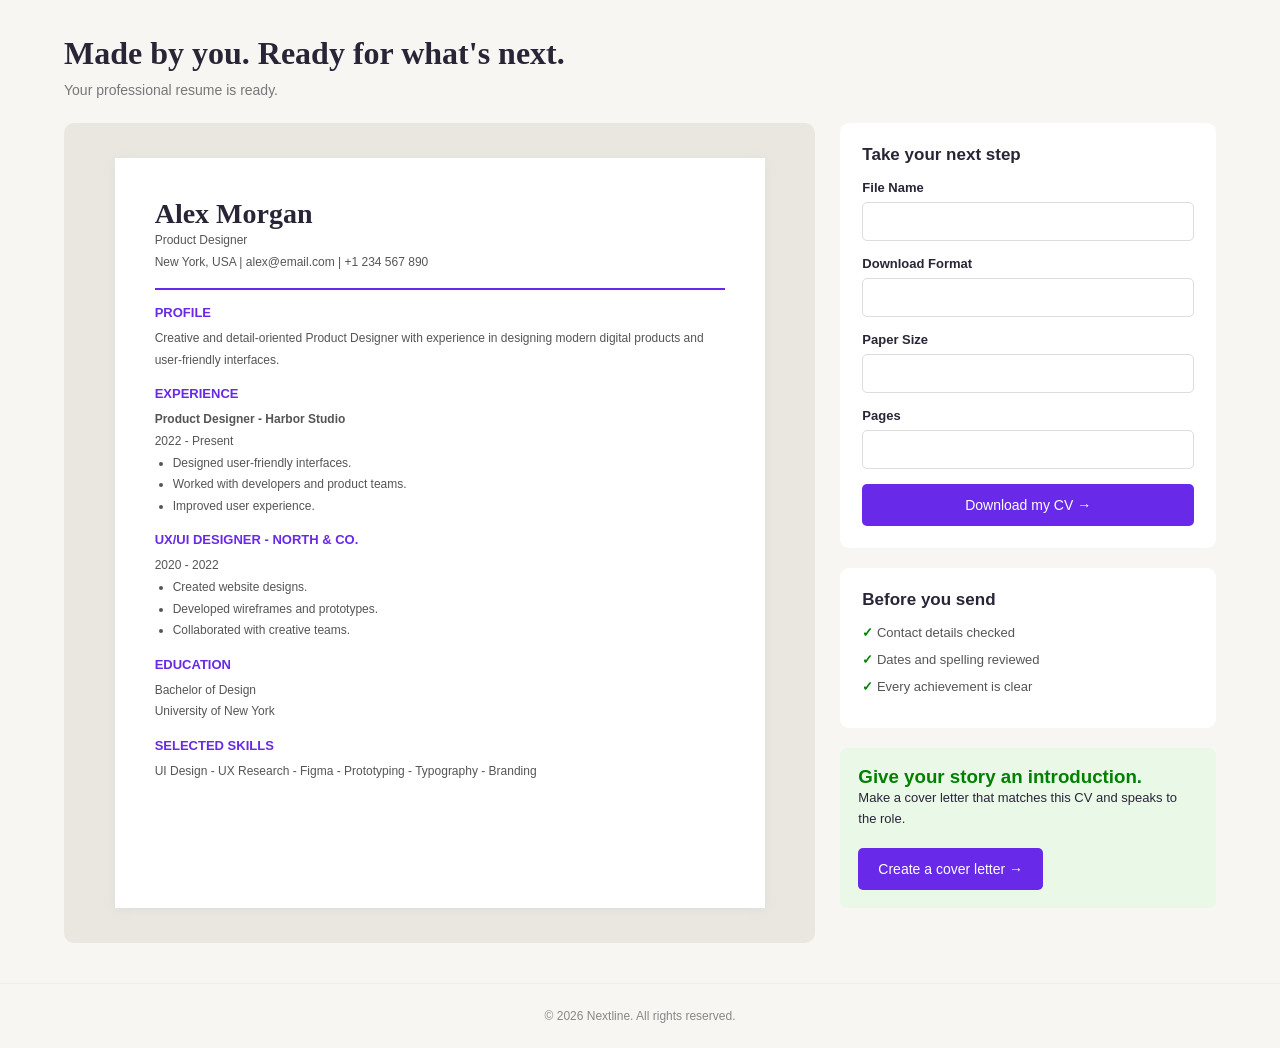
<file: HTML-folder/editor3.html>
<!DOCTYPE html>
<html lang="en">
<head>
    <meta charset="UTF-8">
    <meta name="viewport" content="width=device-width, initial-scale=1.0">
    <title>MY Resume</title>
    <link rel="shortcut icon" href="../assets/icons/logo.png" type="image/x-icon">
    <link rel="stylesheet" href="../CSS-folder/common.css">
    <link rel="stylesheet" href="../CSS-folder/editor.css">
</head>
<body>
     <!-- MY RESUMES SECTION -->
    <section class="container" id="resume">

        <div class="heading">
            <h1>Made by you. Ready for what's next.</h1>
            <p>Your professional resume is ready.</p>
        </div>

        <div class="resume-layout">

            <!-- RESUME PREVIEW -->
            <div class="resume-preview">

                <div class="resume-paper">

                    <h2>Alex Morgan</h2>
                    <p>Product Designer</p>

                    <p>
                        New York, USA |
                        alex@email.com |
                        +1 234 567 890
                    </p>

                    <hr>

                    <h3>PROFILE</h3>

                    <p>
                        Creative and detail-oriented Product
                        Designer with experience in designing
                        modern digital products and user-friendly
                        interfaces.
                    </p>

                    <h3>EXPERIENCE</h3>

                    <p><strong>Product Designer - Harbor Studio</strong></p>
                    <p>2022 - Present</p>

                    <ul>
                        <li>Designed user-friendly interfaces.</li>
                        <li>Worked with developers and product teams.</li>
                        <li>Improved user experience.</li>
                    </ul>

                    <h3>UX/UI DESIGNER - NORTH & CO.</h3>

                    <p>2020 - 2022</p>

                    <ul>
                        <li>Created website designs.</li>
                        <li>Developed wireframes and prototypes.</li>
                        <li>Collaborated with creative teams.</li>
                    </ul>

                    <h3>EDUCATION</h3>

                    <p>
                        Bachelor of Design<br>
                        University of New York
                    </p>

                    <h3>SELECTED SKILLS</h3>

                    <p>
                        UI Design - UX Research - Figma -
                        Prototyping - Typography - Branding
                    </p>

                </div>

            </div>


            <!-- RIGHT SIDEBAR -->
            <div class="sidebar">

                <div class="side-card">

                    <h3>Take your next step</h3>

                    <label>File Name</label>

                    <input type="text"
                    value="">

                    <label>Download Format</label>
                    <input type="text">

                   

                    <label>Paper Size</label>

                    <input type="text">

                    <label>Pages</label>

                    <input type="text">

                    <button class="btn full-btn">
                        Download my CV →
                    </button>

                </div>


                <!-- CHECKLIST -->
                <div class="side-card">

                    <h3>Before you send</h3>

                    <ul class="check-list">
                        <li>Contact details checked</li>
                        <li>Dates and spelling reviewed</li>
                        <li>Every achievement is clear</li>
                    </ul>

                </div>


                <!-- COVER LETTER LINK -->
                <div class="green-box">

                    <h3>Give your story an introduction.</h3>

                    <p>
                        Make a cover letter that matches
                        this CV and speaks to the role.
                    </p>

                    <br>

                    <a href="#cover" class="btn">
                        Create a cover letter →
                    </a>

                </div>

            </div>

        </div>

    </section>


    <!-- FOOTER -->
    <footer>
        © 2026 Nextline. All rights reserved.
    </footer>
</body>
</html>
</file>
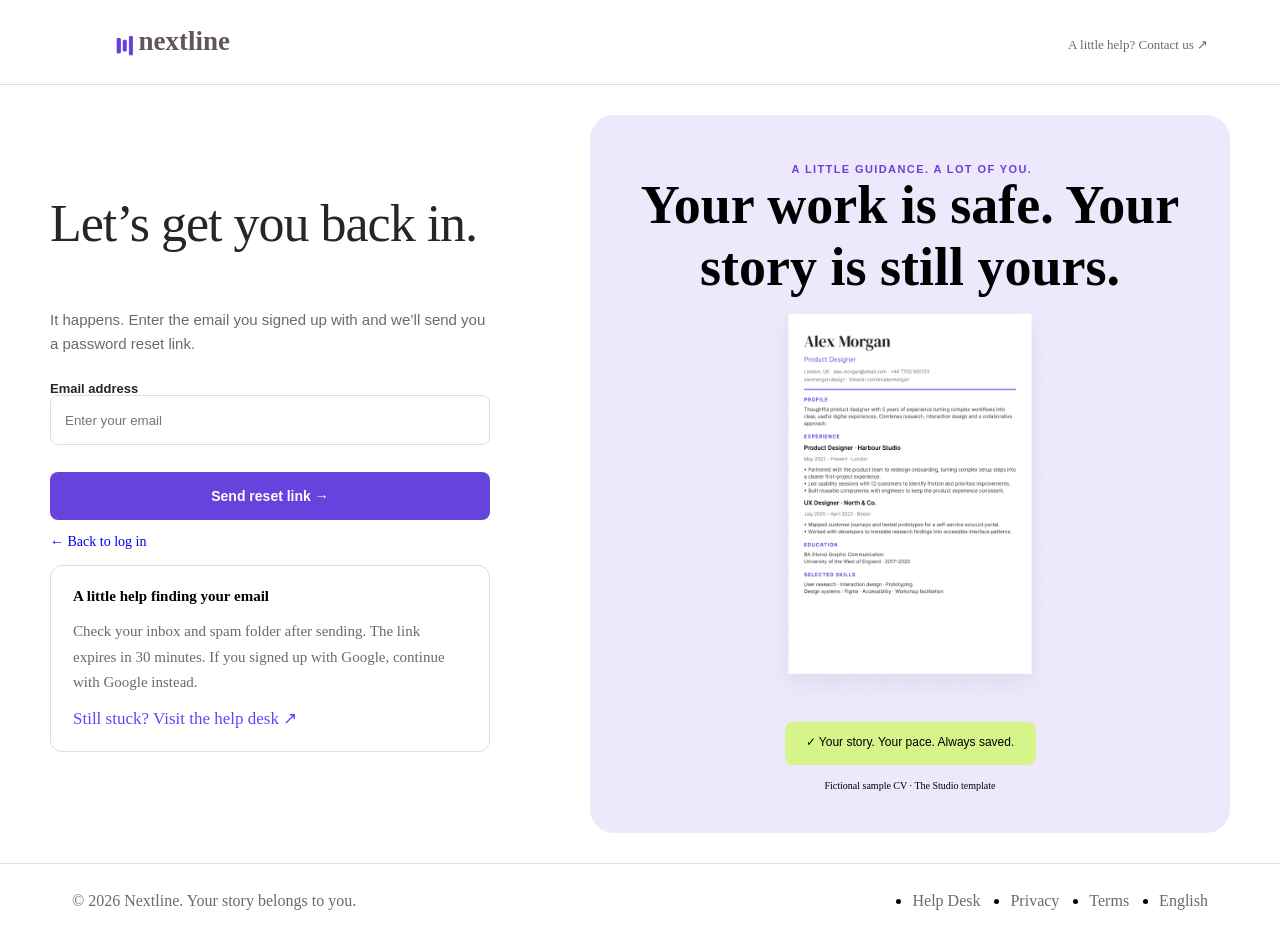
<file: HTML-folder/forget.html>
<html lang="en">
  <head>
    <meta charset="UTF-8" />
    <meta name="viewport" content="width=device-width, initial-scale=1.0" />
    <title>forget Password</title>
    <link
      rel="shortcut icon"
      href="../assets/icons/logo.png"
      type="image/x-icon"
    />
    <link rel="stylesheet" href="../CSS-folder/common.css" />
    <link rel="stylesheet" href="../CSS-folder/forget.css" />
  </head>
  <body>
    <!-- -----------shahzad ali code----------- -->

    <header class="main-header">
      <div class="header-wrapper">
        <div class="header-logo">
          <img src="../assets/icons/logo.png" alt="Nextline Logo" />
          <h3>nextline</h3>
        </div>

        <nav class="header-nav">
          <a href="#">A little help? Contact us ↗</a>
        </nav>
      </div>
    </header>
    <main class="auth-page">
      <!-- Login Section -->
      <section class="login-section-a">
        <!-- Heading -->
        <div class="login-header">
          <h1>Let’s get you back in.</h1>
          <p>
            It happens. Enter the email you signed up with and we’ll send you a
            password reset link.
          </p>
        </div>

        <!-- Google Login -->

        <!-- Login Form -->
        <form class="login-form" id="forgetForm">
          <!-- Email -->
          <div class="form-group">
            <label for="email">Email address</label>
            <br />
            <input
              type="email"
              id="email"
              name="email"
              placeholder="Enter your email"
              required
            />
          </div>

          <!-- Remember Me and Forgot Password -->

          <!-- Login Button -->
          <button type="submit" class="login-btn">Send reset link →</button>
        </form>

        <!-- Create Account -->
        <div class="create-account">
          <p>
            <a href="./login.html">← Back to log in</a>
          </p>
        </div>

        <div class="email-help-box">
          <h3>A little help finding your email</h3>

          <p>
            Check your inbox and spam folder after sending. The link expires in
            30 minutes. If you signed up with Google, continue with Google
            instead.
          </p>

          <a href="#" class="help-desk-link">
            Still stuck? Visit the help desk ↗
          </a>
        </div>
      </section>
      <section class="login-section-b">
        <p class="login-para">A LITTLE GUIDANCE. A LOT OF YOU.</p>
        <h2 class="login-heading">
          Your work is safe. Your story is still yours.
        </h2>
        <div class="login-img-div">
          <img src="../assets/images/Alex Morgan sample CV.png" alt="cv-pic" />
        </div>
        <div class="login-box">✓ Your story. Your pace. Always saved.</div>
        <div class="login-last-para">
          Fictional sample CV · The Studio template
        </div>
      </section>
    </main>
        <footer>
      <div class="footer-wrapper">
        <p class="copy-right">© 2026 Nextline. Your story belongs to you.</p>
        <nav class="footer-nav">
          <ul>
            <li><a href="">Help Desk</a></li>
            <li><a href="">Privacy</a></li>
            <li><a href="#">Terms</a></li>
            <li><a href="#">English</a></li>
          </ul>
        </nav>
      </div>
    </footer>

    <script src="../JS-folder/forget.js"></script>
  </body>
</html>
</file>
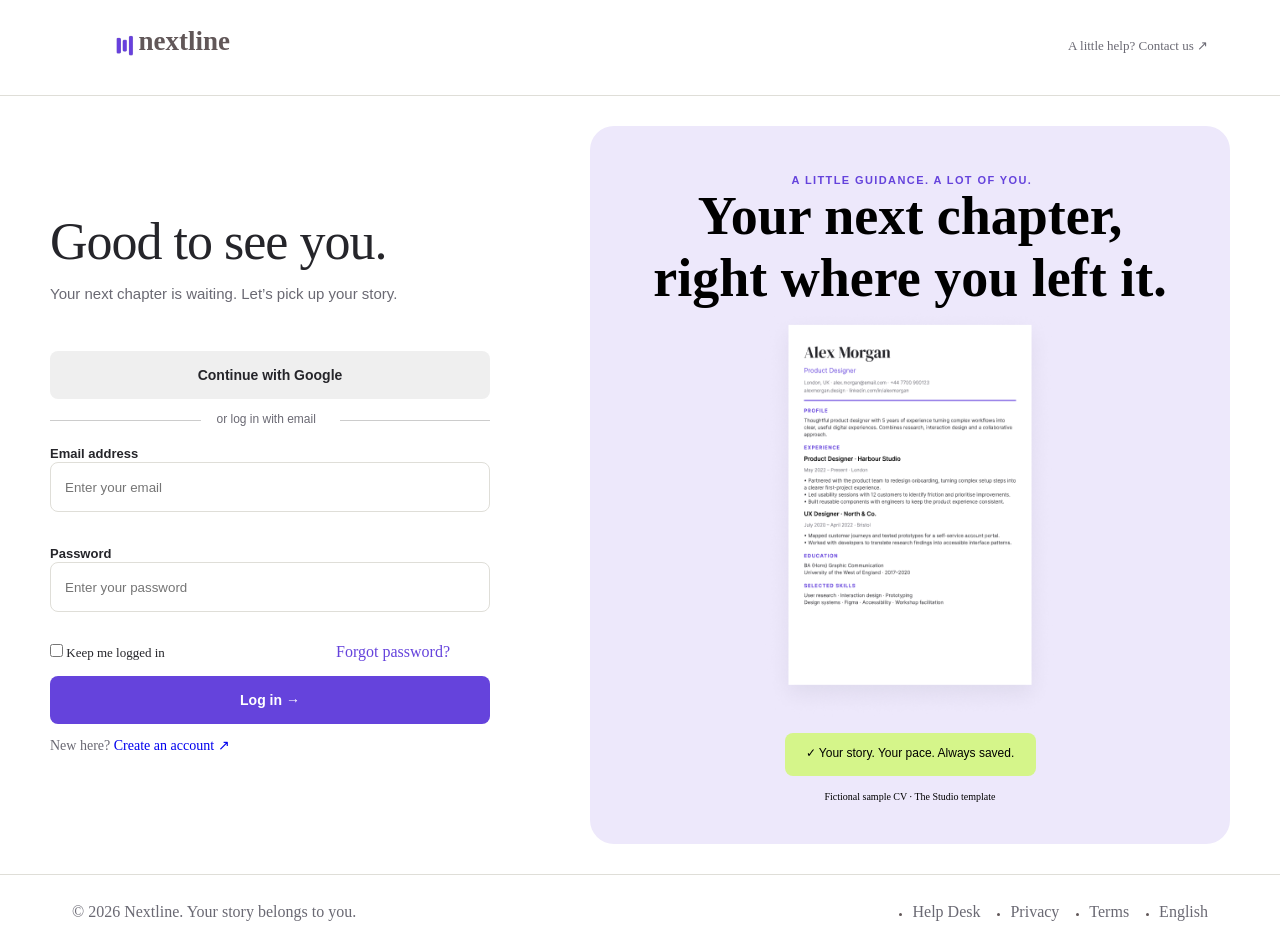
<file: HTML-folder/login.html>
<!doctype html>
<html lang="en">
  <head>
    <meta charset="UTF-8" />
    <meta name="viewport" content="width=device-width, initial-scale=1.0" />
    <title>Log In | nextline CV Studio</title>
    <link
      rel="shortcut icon"
      href="../assets/icons/logo.png"
      type="image/x-icon"
    />
    <link rel="stylesheet" href="../CSS-folder/common.css" />
    <link rel="stylesheet" href="../CSS-folder/login.css" />
  </head>
  <body>
    <!-- ---------------Code By Shahzad Ali--------------------- -->

    <header class="main-header">
      <div class="header-wrapper">
      <a href="#">
          <div class="header-logo">
          <img src="../assets/icons/logo.png" alt="Nextline Logo" />
          <h3>nextline</h3>
        </div>
      </a>

        <nav class="header-nav">
          <a href="#">A little help? Contact us ↗</a>
        </nav>
      </div>
    </header>

    <main class="auth-page">
      <!-- Login Section -->
      <section class="login-section-a">
        <!-- Heading -->
        <div class="login-header">
          <h1>Good to see you.</h1>
          <p>Your next chapter is waiting. Let’s pick up your story.</p>
        </div>

        <!-- Google Login -->
        <a href="index.html">
          <div class="google-login">
            <button type="button" class="google-btn">
              Continue with Google
            </button>
          </div></a
        >

        <!-- Divider -->
        <div class="login-divider">
          <span></span>
          <p>or log in with email</p>
          <span></span>
        </div>

        <!-- Login Form -->
        <form class="login-form" id="loginForm">
          <!-- Email -->
          <div class="form-group">
            <label for="email">Email address</label>
            <br />
            <input
              type="email"
              id="email"
              name="email"
              placeholder="Enter your email"
            />
          </div>

          <!-- Password -->
          <div class="form-group">
            <label for="password">Password</label>
            <br />
            <input
              type="password"
              id="password"
              name="password"
              placeholder="Enter your password"
            />
          </div>

          <!-- Remember Me and Forgot Password -->
          <div class="login-options">
            <label class="remember-me">
              <input type="checkbox" name="remember" />
              Keep me logged in
            </label>

            <a href="./forget.html" class="forgot-password">
              Forgot password?
            </a>
          </div>

          <!-- Login Button -->
          <button type="submit" class="login-btn">Log in →</button>
        </form>

        <!-- Create Account -->
        <div class="create-account">
          <p>
            New here?
            <a href="./signup.html">Create an account ↗</a>
          </p>
        </div>
      </section>
      <section class="login-section-b">
        <p class="login-para">A LITTLE GUIDANCE. A LOT OF YOU.</p>
        <h2 class="login-heading">
          Your next chapter, <br />
          right where you left it.
        </h2>
        <div class="login-img-div">
          <img src="../assets/images/Alex Morgan sample CV.png" alt="cv-pic" />
        </div>
        <div class="login-box">✓ Your story. Your pace. Always saved.</div>
        <div class="login-last-para">
          Fictional sample CV · The Studio template
        </div>
      </section>
    </main>

    <footer>
      <div class="footer-wrapper">
        <p class="copy-right">© 2026 Nextline. Your story belongs to you.</p>
        <nav class="footer-nav">
          <ul>
            <li><a href="">Help Desk</a></li>
            <li><a href="">Privacy</a></li>
            <li><a href="#">Terms</a></li>
            <li><a href="#">English</a></li>
          </ul>
        </nav>
      </div>
    </footer>

    <script src="../JS-folder/login.js"></script>
  </body>
</html>
</file>
<file: CSS-folder/common.css>
*{
    margin: 0%;
    padding: 0%;
    box-sizing: border-box;
    scroll-behavior: smooth;
}

body {
    width: 100%;
    overflow-x: hidden;
}

:root{
    --primary-text-color : #25252A;
    --primary-btn-color : #6543DC ;
    --secondary-color : #D5F58A;
    --bg-color : #FFFFFF;
    --border-color : #DFDED8;
    --para-color : #6A6973;
    --primary-font : 'DM Serif Display';
    --secondary-font : 'Inter',sans-serif;
}

a{
    text-decoration: none;
}

h2{
    font-family: var(--primary-font);
    font-size: 54px;
}

img{
    cursor: pointer;
}

/* navbar top */

.navbar .logo{
    height: 33px;
}

.navbar{
    font-family: var(--secondary-font);
    font-size: 15px;
    font-weight: bold;
    padding: 20px 40px;
    width: 100%;
    display: flex;
    align-items: center;
    list-style: none;
    gap: 30px;
    justify-content: space-between;
    border-bottom: 2px solid var(--border-color);

    position: relative;
}

.nav-actions{
    display: flex;
    justify-content: space-between;
    align-items: center;
    gap: 20px;
}

.nav-link{
    margin-left: 20px;
}

.nav-links a,.login-btn{
    color: black;
}

.nav-links a:hover,.login-btn:hover{
    color: var(--primary-btn-color);
}

.btn-primary1{
    padding: 15px;
    border-radius: 8px;
    background-color: var(--primary-btn-color);
    color: #FFFFFF;
   
}

    display: flex;
    align-items: center;
    justify-content: center;
    gap: 14px;

}

.btn-primary1:hover{
    background-color: #5639bd;
}

/* Hamburger Icon ki Styling (By default hidden on desktop) */

.menu-toggle {
    display: none;
    cursor: pointer;
    flex-direction: column;
    gap: 5px;
}

.menu-toggle .bar {
    width: 25px;
    height: 3px;
    background-color: #333;
    transition: 0.3s;
}

@media (max-width: 768px) {

    h2{
        font-size: 32px;
    }

    .menu-toggle {
        display: flex; /* Mobile par icon show hoga */
    }

    .nav-links {
        display: none; /* By default mobile par links chhupayen ge */
        flex-direction: column;
        align-items: flex-start;
        justify-content: flex-start;
        position: absolute;
        top: 100%;
        right: 0;
        width: 100%;
        height: 100vh;
        background-color: #fff;
        padding: 1.5rem ;
        text-align: center;
        box-shadow: 0 5px 10px rgba(0,0,0,0.1);
        gap: 30px;
        z-index: 10;
    }

    .nav-actions{
        display: none;
        flex-direction: column;
        align-items: flex-start;
        justify-content: flex-start;
        position: absolute;
        top: 400%;
        right: 0;
        width: 100%;
        height: 100vh;
        background-color: #ffffff00;
        border-top: 1px solid var(--border-color);
        padding: 1.5rem ;
        text-align: center;
        gap: 30px;
        z-index: 10;
    }

    .nav-link{
        margin: 0%;
    }

    .nav-links.active {
        display: flex;
    }

    .nav-actions.active{
        display: flex;
    }

}
</file>
<file: CSS-folder/index.css>
*{
    margin: 0%;
    padding: 0%;
    box-sizing: border-box;
}

:root{
    --primary-text-color : #25252A;
    --primary-btn-color : #6543DC ;
    --secondary-color : #D5F58A;
    --bg-color : #F7F6F2;
    --border-color : #DFDED8;
    --para-color : #6A6973;
    --primary-font : 'DM Serif Display';
    --secondary-font : 'Inter',sans-serif;
}

@media (max-width: 768px){

    .slide-up-img , .s2-side-img , .s3-img , .s4-img , .s5-img , .s7-img , .s8-img{
        display: none;
    }

    .s6-head, .s1-head{
        flex-direction: column;
    }

    .s6-head p , .s1-head p{
        display: none;
    }

    .section-7 {
        flex-direction: column;
    }

    .links-group-1, .links-group-2{
        display: none !important;
    }
}


.slide-up {
    opacity: 0;                    
    transform: translateY(50px);  

    animation: slideUp linear forwards;
    animation-timeline: view();
    animation-range: entry 0% cover 30%;
}

/* 2. Jab scroll karke screen par aaye */
@keyframes slideUp {
    to {
        opacity: 1;                   
        transform: translateY(0);      
    }
}

.hero-container{
    display: flex;
    align-items: center;
    justify-content: space-between;
    padding: 50px;
    background-color: #F7F6F2;
}

.left{
    display: flex;
    flex-direction: column;
    justify-content: center;
    gap: 35px;
}

.small-text{
    font-family: var(--secondary-font);
    font-size: 12px;
    font-weight: bold;
    color: var(--primary-btn-color) ;
}

.hero-heading{
    font-size: 80px;
    line-height: 85px;
}

.line{
    width: 200px;
    height: 10px;
    background-color: var(--secondary-color);
    border-radius: 20px;
}

.description{
    font-size: 19px;
    font-family: var(--secondary-font);
    line-height: 165%;
    color: var(--para-color);
}

.buttons{
    display: flex;
    gap: 10px;
    align-items: center;
}

.btn-primary2{
    margin: 0;
    background-color: var(--primary-btn-color);
    color: var(--bg-color);
    font-family: var(--secondary-font);
    font-size: 15px;
    font-weight: 600;
    border-radius: 8px;
    padding: 20px;

    display: flex;
    align-items: center;
    justify-content: center;
    gap: 14px;
}

.btn-primary2:hover{
    background-color: #5639bd;
}

.btn-secondary{
    background-color: var(--secondary-btn-color);
    color: #000;
    font-family: var(--secondary-font);
    font-size: 15px;
    font-weight: 600;
    border: 1px solid var(--border-color);
    border-radius: 8px;
    padding: 20px;

    display: flex;
    align-items: center;
    justify-content: center;
    gap: 14px;
}

.btn-secondary:hover{
    background-color: #EDE8FB;
}

.tick{
    height: 20px;
    width: 20px;
}

.check{
    display: flex;
    align-items: center;
    justify-content: left;
    font-family: var(--secondary-font);
    font-size: 12px;
    color: var(--para-color);
    gap: 8px;
}

.bottom-text{
    display: flex;
    align-items: center;
    justify-content: left;
    font-family: var(--secondary-font);
    font-size: 12px;
    gap: 8px;
    color: var(--para-color);
}

.arrow{
    height: 30px;
    width: 30px;
}

 /* img animate  */

.slide-up-img {
  height: 650px;
  opacity: 0;
  transform: translateY(100px);
  animation: slideUpFromBottom 1s ease-out forwards;
  animation-delay: 0.3s;
}

/* Keyframes */
@keyframes slideUpFromBottom {
  0% {
    opacity: 0;
    transform: translateY(100px);
  }
  100% {
    opacity: 1;
    transform: translateY(0);
  }
}

/* satisfying section */

.satisfying-section{
    padding: 20px;
    display: flex;
    align-items: center;
    justify-content: space-around;
    background-color: var(--bg-color);
    border-top: 2px solid var(--border-color);
    border-bottom: 2px solid var(--border-color);
}

.satisfying-details{
    display: flex;
    align-items: center;
    justify-content: space-between;
    gap: 10px;
}

.satisfying-img{
    height: 20px;
    width: 20px;
}

.satisfying-para{
    font-family: var(--secondary-font);
    font-size: 13px;
    font-weight: bold;
}

/* section 1  */

.section-1{
    padding: 50px;
    background-color: var(--bg-color);
}

.section-1-container{
    display: flex;
    flex-direction: column;
    align-items: flex-start;
    justify-content: space-around;
    gap: 30px;
}

.s1-head{
    display: flex;
    align-items: center;
    justify-content: space-between;
    gap: 200px;
}

.s1-para{
    font-size: 15px;
    font-family: var(--secondary-font);
    line-height: 165%;
    color: var(--para-color);
}

.head-links{
    display: flex;
    align-items: center;
    justify-content: space-between;
    gap: 750px;
}

.head-btn button{
    padding: 10px 15px;
    border: 1px solid var(--border-color);
    border-radius: 100px;
    font-size: 13px;
    font-family: var(--secondary-font);
    background-color: var(--bg-color);
    color: var(--para-color);
    transition: all 0.2s ease-in;
}

.head-btn button:hover{
    color: #FFFFFF;
    background-color: #000;
}

.browse-a{
    font-family: var(--secondary-font);
    font-size: 14px;
    font-weight: 600;
    color: var(--primary-btn-color);
}

.template-showcase-cards{
    display: flex;
    align-items: center;
    justify-content: space-between;
    flex-wrap: wrap;
    gap: 20px;
}

.template-card-1{
    display: flex;
    flex-direction: column;
    align-items: center;
    justify-content: center;
    background-color: #EDE7DF;
    border-radius: 16px;
    padding: 25px 50px 0px 50px;
}

.template-card-2{
    display: flex;
    flex-direction: column;
    align-items: center;
    justify-content: center;
    background-color: #E6EBE5;
    border-radius: 16px;
    padding: 25px 50px 0px 50px;
}

.template-card-3{
    display: flex;
    flex-direction: column;
    align-items: center;
    justify-content: center;
    background-color: #EDE8FB;
    border-radius: 16px;
    padding: 25px 50px 0px 50px;
}

.t-c-batch{
    font-family: var(--secondary-font);
    font-size: 10px;
    font-weight: 600;
    padding: 10px 15px;
    margin-bottom: 20px;
    background-color: #FFFFFF;
    border-radius: 100px;

}

.t-c-img{
    height: 350px;
}

.template-card-bottom{
    display: flex;
    align-items: center;
    justify-content: space-between;
}

.card-bottom-right h3{
    font-family: var(--secondary-font);
    font-size: 20px;
    font-weight: bold;
    margin: 15px 0 8px 0;
}

.card-bottom-right p{
    font-family: var(--secondary-font);
    font-size: 12px;
    color: var(--para-color);
}

.template-card-bottom img{
    width: 36px;
    height: 36px;
    margin-top: 15px;
}

.s1-bottom{
    display: flex;
    align-items: center;
    justify-content: space-between;
    gap: 650px;
}

.s1-bottom p{
    font-family: var(--secondary-font);
    font-size: 12px;
    color: var(--para-color);
}

.s1-bottom a{
    font-family: var(--secondary-font);
    font-size: 12px;
    font-weight: 700;
    color: var(--primary-btn-color);
}

/* section 2 */

.section-2{
    padding: 50px;
    display: flex;
    align-items: center;
    justify-content: space-between;
}

.section-2-left{
    display: flex;
    flex-direction: column;
    align-items: flex-start;
    justify-content: center;
    gap: 23px;
}

.s2-heading{
    line-height: 108%;
}

.s2-para{
    font-family: var(--secondary-font);
    font-size: 17px;
    color: var(--para-color);
    line-height: 165%;
}

.side-para{
    display: flex;
    flex-direction: column;
    align-items: flex-start;
    justify-content: center;
    gap: 6px;
}

.point-01{
    display: flex;
    align-items: center;
    justify-content: flex-start;
    gap: 20px;
    padding: 16px 0;
}

.chek-point-heading{
    font-family: var(--secondary-font);
    font-size: 16px;
    font-weight: bold;
}

.check-point-para{
    color: var(--para-color);
    font-family: var(--secondary-font);
    font-size: 15px;
}

/* section 03 */

.section-3{
    background-color: #282433;
    padding: 50px;
    display: flex;
    align-items: center;
    justify-content: space-between;
}

.s3-img{
    height: 460px;
}

.section-3-right{
    display: flex;
    flex-direction: column;
    align-items: flex-start;
    justify-content: center;
    gap: 25px;
}

.s3-small-text{
    font-family: var(--secondary-font);
    font-size: 12px;
    font-weight: bold;
    color: var(--secondary-color) ;
}

.s3-heading{
    color: #FFFFFF;
}

.s3-para{
    font-family: var(--secondary-font);
    font-size: 17px;
    color: #BDB7CC;
    line-height: 165%;
}

/* benefits check */

.Writing-benefits{
    display: flex;
    flex-direction: column;
    align-items: flex-start;
    justify-content: center;
    gap: 16px;
}

.benefit-1{
    display: flex;
    align-items: flex-start;
    justify-content: flex-start;
    gap: 10px;
}

.benefit-check{
    width: 16px;
}

.benefit-para{
    font-family: var(--secondary-font);
    font-size: 14px;
    font-weight: 500;
    color: #FFFFFF;
}

.writing-link{
    font-family: var(--secondary-font);
    font-size: 14px;
    font-weight: 600;
    color: var(--secondary-color);
}

/* section 4 */

.section-4{
    padding: 50px;
    display: flex;
    align-items: center;
    justify-content: space-between;
}

.section-4-right{
    display: flex;
    flex-direction: column;
    align-items: flex-start;
    justify-content: center;
    gap: 25px;
}

.s4-para{
    font-family: var(--secondary-font);
    font-size: 17px;
    color: var(--para-color);
    line-height: 165%;
}

.customization-details{
    display: flex;
    flex-direction: column;
    align-items: flex-start;
    justify-content: center;
    gap: 16px;
}

.custom-detail-1{
    display: flex;
    align-items: flex-start;
    justify-content: flex-start;
    gap: 10px;
}

.custom-check{
    width: 16px;
}

.custom-para{
    font-family: var(--secondary-font);
    font-size: 14px;
    font-weight: 500;
    color: #000;
}

.custom-link{
    font-family: var(--secondary-font);
    font-size: 14px;
    font-weight: 600;
    color: var(--primary-btn-color);
}

/* section 5 */

.section-5{
    background-color: var(--bg-color);
    padding: 50px;
    display: flex;
    align-items: center;
    justify-content: space-between;
}

.section-5-left{
    display: flex;
    flex-direction: column;
    align-items: flex-start;
    justify-content: center;
    gap: 10px;
}

.s5-para{
    font-family: var(--secondary-font);
    font-size: 17px;
    color: var(--para-color);
    line-height: 165%;
}

.format-1{
    display: flex;
    align-items: flex-start;
    justify-content: flex-start;
    gap: 20px;
    padding: 16px 0;
}

.format-1 img{
    height: 23px;
    width: 23px;
}

.format-heading{
    font-family: var(--secondary-font);
    font-size: 16px;
    font-weight: bold;
}

.format-para{
    color: var(--para-color);
    font-family: var(--secondary-font);
    font-size: 15px;
}

.s5-bottom-para{
    font-family: var(--secondary-font);
    font-size: 12px;
    color: var(--para-color);
    line-height: 160%;
}

.section-5-right img{
    height: 526px;
    width: 723px;
}

/* section 6 */

.section-6{
    background-color: var(--bg-color);
    padding: 50px;
    display: flex;
    flex-direction: column;
    align-items: flex-start;
    justify-content: center;
    gap: 28px;
}

.s6-head{
    display: flex;
    align-items: flex-end;
    justify-content: space-between;
    gap: 300px;
}

.s6-para{
    font-family: var(--secondary-font);
    font-size: 17px;
    color: var(--para-color);
    line-height: 165%;
}

.s6-bottom-para{
    font-family: var(--secondary-font);
    font-size: 11px;
    color: var(--para-color);
}

/* cards */

.s6-cards{
    display: flex;
    align-items: center;
    justify-content: center;
    flex-wrap: wrap;
    gap: 20px;
}

.card-1{
    background-color: #FFFFFF;
    border-radius: 16px;
    width: 400px;
    box-shadow: 0 0 10px rgba(0, 0, 0, 0.1);
    transition: all 0.3s ease-in-out;
    cursor: pointer;
}

.card-1:hover{
    transform: translateY(-6px);
    scale: 1.03;
    box-shadow: 5px 5px 15px rgba(0, 0, 0, 0.2);
}

.card-img-wraper{
    position: relative;
    overflow: hidden;
    width: 100%;
}

.card-image{
    width: 100%;
    object-position: center;
    object-fit: cover; 
    border-top-left-radius: 16px;
    border-top-right-radius: 16px;
}

.img-batch{
    position: absolute;
    font-family: var(--secondary-font);
    font-size: 12px;
    font-weight: 700;
    padding: 6px 12px;
    background-color: #FFFFFF;
    border-radius: 100px;
    bottom: 20px;
    left: 20px;
}

.card-details{
    display: flex;
    flex-direction: column;
    align-items: flex-start;
    justify-content: center;
    gap: 18px;
    padding: 25px;
}

.card-heading{
    font-family: var(--primary-font);
    font-weight: bold;
    font-size: 27px;
}

.thought-heading{
    font-family: var(--secondary-font);
    font-size: 9px;
    font-weight: 700;
    color: var(--para-color);
    letter-spacing: 1px;
}

.thought{
    font-family: var(--secondary-font);
    font-size: 13px;
    color: var(--para-color);
}

.card-para-wraper{
    display: flex;
    flex-direction: column;
    align-items: flex-start;
    justify-content: center;
    gap: 8px;
}

.card-para-heading{
    font-family: var(--secondary-font);
    font-size: 9px;
    font-weight: 700;
    color: var(--primary-btn-color);
    letter-spacing: 1px;
}

.card-para{
    font-family: var(--secondary-font);
    font-size: 14px;
    line-height: 165%;
    color: #25252A;
}

.divider{
    border-top: 1px solid var(--border-color);
    width: 100%;
}

.card-link{
    font-family: var(--secondary-font);
    font-size: 12px;
    font-weight: 600;
    color: var(--primary-btn-color);
}

/* section 07 */

.section-7{
    padding: 50px;
    display: flex;
    align-items: flex-start;
    justify-content: space-between;
}

.FAQ-intro{
    display: flex;
    flex-direction: column;
    align-items: flex-start;
    justify-content: center;
    gap: 24px;
}

.help-desk-shortcut{
    background-color: #F8F7F2;
    padding: 20px;
    border-radius: 8px;
    width: 420px;
    display: flex;
    align-items: center;
    justify-content: flex-start;
    gap: 13px;
}

.hd-btn-item h3{
    font-family: var(--secondary-font);
    font-size: 13px;
    font-weight: bolder;
}

.hd-btn-item a{
    font-family: var(--secondary-font);
    font-size: 12px;
    font-weight: bold;
}

/* FAQ  */

.faq-container {
    max-width: 800px;
    margin: 2rem 0;
    padding: 0 1.5rem;
}

.faq-item {
    border-bottom: 1px solid #e5e2d9;
    overflow: hidden;
    transition: all 0.3s ease;
}

.faq-question {
    padding: 1.5rem;
    display: flex;
    justify-content: space-between;
    align-items: center;
    cursor: pointer;
}

.faq-question h3 {
    font-family: var(--secondary-font);
    font-size: 1.1rem;
    font-weight: 600;
    color: #1a1a1a;
    margin: 0;
}

.faq-icon {
    font-size: 1.5rem;
    font-weight: 300;
    color: #333;
}

.faq-answer {
    max-height: 0;
    overflow: hidden;
    padding: 0 1.5rem;
    transition: max-height 0.3s ease, padding 0.3s ease;
}

.faq-answer p {
    font-family: var(--secondary-font);
    color: #555;
    line-height: 1.6;
    margin: 0 0 1.5rem 0;
}

/* Jab FAQ active/open ho jaye */
.faq-item.active {
    background-color: #f4f1ea; 
}

.faq-item.active .faq-answer {
    max-height: 200px; 
}

/* section 08 */

.section-8{
    padding: 50px 200px 50px 80px;
    background-color: var(--primary-btn-color);
    display: flex;
    align-items: center;
    justify-content: space-between;
}

.final-invitation{
    display: flex;
    flex-direction: column;
    align-items: flex-start;
    justify-content: center;
    gap: 25px;
}

.s8-heading{
    color: #FFFFFF;
}

.s8-para{
    font-family: var(--secondary-font);
    font-size: 17px;
    color: #E6DFFB;
}

.s8-btn-wrap{
    display: flex;
    align-items: center;
    justify-content: flex-start;
    gap: 20px;
}

.btn-message{
    font-family: var(--secondary-font);
    font-size: 12px;
    font-weight: bold;
    color: #E6DFFB;
}

.s8-btn{
    font-family: var(--secondary-font);
    font-size: 15px;
    font-weight: bolder;
    padding: 25px;
    background-color: var(--secondary-color);
    border-radius: 8px;
    color: #000;

    display: flex;
    align-items: center;
    justify-content: center;
    gap: 14px;
}

/* footer */

footer{
    padding: 60px 72px 30px 72px ;
    background-color: var(--bg-color);
    display: flex;
    flex-direction: column;
    align-items: flex-start;
    justify-content: center;
    gap: 45px;
}

.footer-details{
    display: flex;
    align-items: flex-start;
    justify-content: space-between;
    flex-wrap: wrap;
    gap: 170px;
}

.brand-intro{
    display: flex;
    flex-direction: column;
    align-items: flex-start;
    justify-content: center;
    gap: 20px;
}

.intro-logo{
    width: 200px;
}

.intro-para{
    font-family: var(--secondary-font);
    font-size: 15px;
    line-height: 165%;
    color: var(--para-color);
}

.social-links{
    display: flex;
    align-items: flex-start;
    justify-content: center;
    gap: 18px;
}

.linkedin-link, .insta-link, .mail-link{
    width: 19px;
    height: 19px;
}

.links-group-1, .links-group-2, .links-group-3{
    display: flex;
    flex-direction: column;
    align-items: flex-start;
    justify-content: center;
    gap: 16px;

}

.links-group-1 a, .links-group-2 a, .links-group-3 a{
    color: var(--para-color);
    font-family: var(--secondary-font);
    font-size: 13px;
    font-weight: 700;
}

.links-group-1 a:hover, .links-group-2 a:hover, .links-group-3 a:hover{
    color: var(--primary-btn-color);
}

.links-group-1 h4, .links-group-2 h4, .links-group-3 h4{
    font-family: var(--secondary-font);
    font-size: 12px;
    color: #25252A;
    font-weight: 800;
}

.footer-line{
    width: 100%;
    height: 1px;
    background-color: #DFDED8;
}

.copyright-footer{
    display: flex;
    align-items: center;
    justify-content: center;
    gap: 330px;
}

.copyright-para{
    color: var(--para-color);
    font-family: var(--secondary-font);
    font-size: 12px;
}

.copyright-footer-center{
    font-family: var(--primary-font);
    font-size: 24px;
    font-weight: bold;
}

.select-language{
    display: flex;
    align-items: center;
    justify-content: flex-start;
}

.select-language img{
    height: 15px;
}

.select-language select{
    border: none;
    font-family: var(--secondary-font);
    cursor: pointer;
}
</file>
<file: CSS-folder/editor.css>
/* BASIC CSS */

* {
    margin: 0;
    padding: 0;
    box-sizing: border-box;
}

body {
    font-family: Arial, sans-serif;
    background: #f7f6f3;
    color: #292536;
}


/* NAVBAR */

.navbar {
    background: white;
    padding: 18px 5%;
    display: flex;
    justify-content: space-between;
    align-items: center;
    border-bottom: 1px solid #eee;
    position: sticky;
    top: 0;
    z-index: 10;
}

.logo {
    color: #6829e8;
    font-size: 23px;
    font-weight: bold;
}

.navbar nav {
    display: flex;
    gap: 25px;
}

.navbar nav a {
    text-decoration: none;
    color: #444;
    font-size: 14px;
}

.navbar nav a:hover {
    color: #6829e8;
}


/* COMMON CSS */

.container {
    width: 90%;
    max-width: 1300px;
    margin: 35px auto;
}

.heading {
    margin-bottom: 25px;
}

.heading h1 {
    font-family: Georgia, serif;
    font-size: 32px;
    margin-bottom: 10px;
}

.heading p {
    color: #777;
    font-size: 14px;
}


/* COVER LETTER LAYOUT */

.cover-layout {
    display: grid;
    grid-template-columns: 1fr 1fr;
    gap: 25px;
}

.editor,
.preview {
    background: white;
    padding: 25px;
    border-radius: 10px;
}

.editor h2 {
    font-size: 19px;
    margin-bottom: 20px;
}


/* FORM */

.form-group {
    margin-bottom: 17px;
}

.form-group label {
    display: block;
    font-size: 13px;
    font-weight: bold;
    margin-bottom: 8px;
}

.form-group input,
.form-group textarea,
.form-group select {
    width: 100%;
    padding: 12px;
    border: 1px solid #ddd;
    border-radius: 5px;
    outline: none;
    font-size: 14px;
}

.form-group input:focus,
.form-group textarea:focus {
    border-color: #702ce8;
}

.form-group textarea {
    height: 90px;
    resize: vertical;
}


/* TWO COLUMNS */

.two-columns {
    display: grid;
    grid-template-columns: 1fr 1fr;
    gap: 12px;
}


/* BUTTONS */

.btn {
    display: inline-block;
    background: #6829e8;
    color: white;
    padding: 13px 20px;
    border: none;
    border-radius: 5px;
    text-decoration: none;
    text-align: center;
    cursor: pointer;
    font-size: 14px;
}

.btn:hover {
    background: #5120bd;
}

.full-btn {
    width: 100%;
}


/* WRITING BOX */

.writing-box {
    background: #211c32;
    padding: 20px;
    color: white;
    border-radius: 8px;
    margin: 20px 0;
}

.writing-box h3 {
    font-size: 15px;
    margin-bottom: 12px;
}

.writing-box p {
    font-size: 12px;
    line-height: 1.7;
    color: #ddd;
    margin-bottom: 15px;
}


/* LETTER PREVIEW */

.preview {
    background: #eee8ff;
}

.letter {
    background: white;
    min-height: 650px;
    padding: 35px;
    box-shadow: 0 2px 10px #ddd;
}

.letter h2 {
    font-family: Georgia, serif;
    font-size: 27px;
    margin-bottom: 8px;
}

.letter h3 {
    color: #6829e8;
    font-size: 14px;
    margin-bottom: 15px;
}

.letter hr {
    border: none;
    border-top: 2px solid #6829e8;
    margin: 18px 0;
}

.letter p {
    font-size: 13px;
    line-height: 1.9;
    margin-bottom: 15px;
    color: #444;
}


/* RESUME PAGE */

.resume-layout {
    display: grid;
    grid-template-columns: 2fr 1fr;
    gap: 25px;
}

.resume-preview {
    background: #e9e7df;
    padding: 35px;
    border-radius: 10px;
}

.resume-paper {
    background: white;
    padding: 40px;
    min-height: 750px;
    max-width: 650px;
    margin: auto;
    box-shadow: 0 2px 10px #ddd;
}

.resume-paper h2 {
    font-family: Georgia, serif;
    font-size: 28px;
}

.resume-paper h3 {
    font-size: 13px;
    color: #6829e8;
    margin: 15px 0 8px;
}

.resume-paper p,
.resume-paper li {
    font-size: 12px;
    line-height: 1.8;
    color: #555;
}

.resume-paper hr {
    border: none;
    border-top: 2px solid #6829e8;
    margin: 15px 0;
}

.resume-paper ul {
    padding-left: 18px;
}


/* SIDEBAR */

.sidebar {
    display: flex;
    flex-direction: column;
    gap: 20px;
}

.side-card {
    background: white;
    padding: 22px;
    border-radius: 9px;
}

.side-card h3 {
    font-size: 17px;
    margin-bottom: 15px;
}

.side-card label {
    display: block;
    font-size: 13px;
    margin-bottom: 7px;
    font-weight: bold;
}

.side-card input,
.side-card select {
    width: 100%;
    padding: 11px;
    border: 1px solid #ddd;
    border-radius: 5px;
    margin-bottom: 15px;
}


/* PDF OPTION */

.pdf-option {
    
    border: 1px solid #DADADA;
    padding: 15px;
    border-radius: 7px;
    margin-bottom: 15px;
}

.pdf-option strong {
    display: block;
    margin-bottom: 7px;
}

.pdf-option p {
    font-size: 12px;
    color: #777;
}


/* CHECKLIST */

.check-list {
    list-style: none;
}

.check-list li {
    font-size: 13px;
    margin-bottom: 12px;
    color: #555;
}

.check-list li::before {
    content: "✓ ";
    color: green;
    font-weight: bold;
}


/* GREEN BOX */

.green-box {
    background: #eaf8e8;
    padding: 18px;
    border-radius: 7px;
}

.green-box h3 {
    color: green;
}

.green-box p {
    font-size: 13px;
    line-height: 1.6;
}


/* FOOTER */

footer {
    text-align: center;
    padding: 25px;
    color: #888;
    font-size: 12px;
    border-top: 1px solid #eee;
    margin-top: 40px;
}


/* RESPONSIVE DESIGN */

@media (max-width: 850px) {

    .cover-layout,
    .resume-layout {
        grid-template-columns: 1fr;
    }

    .navbar {
        flex-direction: column;
        gap: 15px;
    }

    .resume-preview {
        padding: 15px;
    }

}


/* MOBILE SCREEN */

@media (max-width: 500px) {

    .container {
        width: 94%;
    }

    .navbar nav {
        gap: 12px;
    }

    .navbar nav a {
        font-size: 12px;
    }

    .heading h1 {
        font-size: 25px;
    }

    .two-columns {
        grid-template-columns: 1fr;
    }

    .editor,
    .preview {
        padding: 15px;
    }

    .letter,
    .resume-paper {
        padding: 20px;
    }

}



/* ==============================
   RESUME DESIGN EDITOR
============================== */

.design-app {
    background: #f1f0eb;
    min-height: 100vh;
    color: #25232c;
    font-family: Arial, sans-serif;
}

/* HEADER */

.design-header {
    height: 65px;
    background: white;
    border-bottom: 1px solid #ddd;
    display: flex;
    justify-content: space-between;
    align-items: center;
    padding: 0 25px;
}

.design-logo {
    font-size: 18px;
    font-weight: bold;
    color: #17141f;
}

.design-logo span {
    color: #6539e9;
    margin-right: 5px;
}

.design-logo small {
    font-size: 7px;
    color: #999;
    font-weight: normal;
}

.design-user {
    display: flex;
    flex-direction: column;
    gap: 5px;
    font-size: 11px;
}

.design-user small {
    color: #548a45;
    font-size: 9px;
}

.design-actions {
    display: flex;
    align-items: center;
    gap: 10px;
}

.design-back,
.design-export {
    padding: 10px 13px;
    border-radius: 6px;
    text-decoration: none;
    font-size: 11px;
    border: 1px solid #ddd;
    background: white;
    color: #222;
    cursor: pointer;
}

.design-export {
    background: #6539e9;
    color: white;
    border: none;
}


/* MAIN WORKSPACE */

.design-workspace {
    display: grid;
    grid-template-columns: 190px 340px 1fr;
    min-height: calc(100vh - 65px);
}


/* SIDEBAR */

.design-sidebar {
    background: white;
    padding: 25px 15px;
    border-right: 1px solid #ddd;
}

.sidebar-title {
    font-size: 9px;
    color: #999;
    letter-spacing: 1px;
    margin-bottom: 35px;
}

.sidebar-heading {
    font-size: 12px;
    margin-bottom: 15px;
}

.design-sidebar > a {
    display: block;
    text-decoration: none;
    font-size: 12px;
    color: #333;
    padding: 10px;
    border-radius: 5px;
    margin-bottom: 5px;
}



.design-sidebar > a:hover {
    background: #eee8ff;
}

.design-sidebar hr {
    border: none;
    border-top: 1px solid #eee;
    margin: 15px 0;
}

.design-menu {
    list-style: none;
}

.design-menu li {
    font-size: 11px;
    color: #777;
    padding: 9px 0;
}

.design-menu li:first-child {
    color: #333;
}

.design-sidebar .add-section {
    color: #6539e9;
    margin-top: 10px;
}

.sidebar-tip {
    background: #edf7e9;
    color: #568143;
    padding: 12px;
    border-radius: 5px;
    font-size: 10px;
    line-height: 1.6;
    margin-top: 35px;
}


/* DESIGN SETTINGS */

.design-settings {
    padding: 25px 20px;
    background: #f8f7f3;
}

.design-heading span {
    font-size: 9px;
    color: #6539e9;
    font-weight: bold;
    letter-spacing: 1px;
}

.design-heading h1 {
    font-family: Georgia, serif;
    font-size: 29px;
    margin: 10px 0;
    color: #211e29;
}

.design-heading p {
    font-size: 11px;
    color: #777;
    line-height: 1.7;
    margin-bottom: 20px;
}


/* TEMPLATE BOX */

.template-box {
    display: flex;
    justify-content: space-between;
    align-items: center;
    background: white;
    border: 1px solid #ddd;
    padding: 13px;
    border-radius: 6px;
    margin-bottom: 20px;
}

.template-box small {
    font-size: 8px;
    color: #888;
}

.template-box h3 {
    font-size: 12px;
    margin-top: 5px;
}

.template-box a {
    color: #6539e9;
    text-decoration: none;
    font-size: 10px;
}


/* DESIGN GROUPS */

.design-group {
    padding-bottom: 17px;
    margin-bottom: 16px;
    border-bottom: 1px solid #ddd;
}

.design-group h3 {
    font-size: 12px;
    margin-bottom: 12px;
}

.group-heading {
    display: flex;
    justify-content: space-between;
    align-items: center;
}

.group-heading span {
    font-size: 9px;
    color: #777;
}


/* COLOR OPTIONS */

.color-options {
    display: flex;
    gap: 12px;
    align-items: center;
}

.color-options input {
    display: none;
}

.color {
    height: 18px;
    width: 18px;
    border-radius: 50%;
    cursor: pointer;
    display: block;
    border: 2px solid white;
    outline: 1px solid transparent;
}

.color-options input:checked + .color {
    outline: 2px solid #6539e9;
    outline-offset: 3px;
}

.purple {
    background: #6543dc;
}

.green {
    background: #527c69;
}

.brown {
    background: #a16d52;
}

.blue {
    background: #27354d;
}

.black {
    background: #202025;
}


/* TYPOGRAPHY */

.font-options {
    display: grid;
    grid-template-columns: repeat(3, 1fr);
    gap: 8px;
}

.font-card {
    background: white;
    border: 1px solid #ddd;
    border-radius: 5px;
    padding: 10px;
    font-size: 9px;
    color: #777;
    cursor: pointer;
}

.font-card span {
    display: block;
    font-family: Georgia, serif;
    font-size: 19px;
    color: #222;
    margin-bottom: 5px;
}

/* SETTINGS GRID */

.setting-grid {
    display: grid;
    grid-template-columns: 1fr 1fr;
    gap: 10px;
}

.setting-grid label {
    display: block;
    font-size: 10px;
    margin-bottom: 8px;
    font-weight: bold;
}

.setting-grid select {
    width: 100%;
    padding: 10px;
    background: white;
    border: 1px solid #ddd;
    border-radius: 5px;
    font-size: 10px;
    color: #444;
}


/* SPACING */

.spacing-heading {
    display: flex;
    justify-content: space-between;
    align-items: center;
    margin-top: 18px;
}

.spacing-heading label {
    font-size: 10px;
}

.spacing-heading span {
    background: #eee8ff;
    color: #6539e9;
    padding: 5px 9px;
    border-radius: 15px;
    font-size: 9px;
}

.spacing-range {
    width: 100%;
    accent-color: #6539e9;
    margin-top: 12px;
    cursor: pointer;
}

.spacing-labels {
    display: flex;
    justify-content: space-between;
    font-size: 9px;
    color: #888;
    margin-top: 7px;
}


/* BOTTOM BUTTONS */

.design-bottom {
    display: flex;
    justify-content: space-between;
    align-items: center;
    gap: 8px;
    margin-top: 20px;
}

.reset-btn {
    border: none;
    background: transparent;
    color: #777;
    font-size: 9px;
    cursor: pointer;
}

.review-btn {
    background: #6539e9;
    color: white;
    padding: 11px 14px;
    border: none;
    border-radius: 5px;
    font-size: 10px;
    cursor: pointer;
}


/* LIVE PREVIEW */

.live-preview {
    padding: 20px 30px;
    background: #eeede7;
    overflow: hidden;
}

.live-top {
    display: flex;
    justify-content: space-between;
    align-items: center;
    margin-bottom: 30px;
}

.live-top h3 {
    font-size: 10px;
}

.live-top button {
    background: white;
    border: 1px solid #ddd;
    padding: 5px 9px;
    cursor: pointer;
}

.live-top span {
    font-size: 10px;
    margin: 0 5px;
}


/* CV PAPER */

.cv-paper {
    background: white;
    width: 100%;
    max-width: 480px;
    min-height: 650px;
    margin: auto;
    padding: 35px;
    box-shadow: 0 5px 20px #ddd;
}

.cv-paper h1 {
    font-family: Georgia, serif;
    font-size: 27px;
    margin-bottom: 8px;
}

.cv-paper h4 {
    color: #6543dc;
    font-size: 11px;
    margin-bottom: 10px;
}

.cv-contact {
    font-size: 8px;
    color: #777;
    line-height: 1.8;
}

.cv-paper hr {
    border: none;
    border-top: 2px solid #6543dc;
    margin: 12px 0;
}


/* CV CONTENT */

.cv-section {
    margin-bottom: 17px;
}

.cv-section h3 {
    color: #6543dc;
    font-size: 9px;
    margin-bottom: 8px;
}

.cv-section h4 {
    color: #292536;
    font-size: 9px;
    margin-bottom: 5px;
}

.cv-section small {
    color: #888;
    font-size: 8px;
}

.cv-section p,
.cv-section li {
    font-size: 8px;
    color: #444;
    line-height: 1.7;
}

.cv-section ul {
    padding-left: 13px;
    margin-top: 6px;
}


/* PAGE NUMBER */

.page-number {
    text-align: center;
    font-size: 9px;
    color: #888;
    margin-top: 15px;
}

.preview-footer {
    text-align: center;
    font-size: 9px;
    color: #888;
    margin-top: 15px;
}


/* RESPONSIVE DESIGN */

@media (max-width: 1000px) {

    .design-workspace {
        grid-template-columns: 160px 300px 1fr;
    }

    .live-preview {
        padding: 20px 15px;
    }

    .cv-paper {
        padding: 25px;
    }

}

@media (max-width: 750px) {

    .design-workspace {
        grid-template-columns: 1fr;
    }

    .design-sidebar {
        border-bottom: 1px solid #ddd;
    }

    .design-menu {
        display: grid;
        grid-template-columns: 1fr 1fr;
    }

    .sidebar-tip {
        margin-top: 10px;
    }

    .design-settings {
        padding: 25px;
    }

    .live-preview {
        padding: 25px 15px;
    }

    .cv-paper {
        max-width: 480px;
    }

}

@media (max-width: 500px) {

    .design-header {
        height: auto;
        padding: 15px;
        flex-wrap: wrap;
        gap: 12px;
    }

    .design-user {
        order: 3;
        width: 100%;
    }

    .design-logo {
        font-size: 16px;
    }

    .design-actions {
        gap: 5px;
    }

    .design-back,
    .design-export {
        font-size: 9px;
        padding: 9px;
    }

    .design-heading h1 {
        font-size: 25px;
    }

    .design-settings {
        padding: 20px 15px;
    }

    .font-options {
        gap: 5px;
    }

    .cv-paper {
        padding: 22px;
    }

}
</file>
<file: CSS-folder/forget.css>
/* -------------------shahzad ali--------------- */

/* this is for forget password page */
/* ----------------------------------shahzad ali code ----------------------------- */


.auth-page{
   margin: 30px auto;
    max-width: 1440px;
    display: flex;
  }
   header{

 height: 85px;
border-bottom: 1px solid var(--border-color);
padding-top: 28px;
padding-left: 72px;
padding-right: 72px;
padding-bottom: 28px;

 }
 .header-wrapper{
  margin: 0 auto;
  display: flex;
  justify-content: space-between;
  align-items: center;
  max-width: 1440px;
 }
 .header-wrapper .header-logo{
  display: flex;
  justify-content: center;
  align-items: center;
  height: 33px;
  width: 200px;

 }
 .header-wrapper  .header-logo img{
    width: 30px;
  height: 32px;
  gap: 4px;
 }
  .header-wrapper .header-logo h3{
    width: 97px;
    height: 33px;
    font-family: var(--primary-font);
    line-height: 100%;
    font-size: 27px;
    font-weight: 700;
    color: #615758;

  }
   header  .header-wrapper .header-nav a{
  color: #6A6973;
  font-family: var(--primary-font);
  font-size: 13px;
  font-weight: 400;
  line-height: 100%;
  height: 16px;
 }
.login-section-a{
    display: flex;
    width: 50%;
    margin: auto;
    width: 440px;
    flex-direction: column;
    margin: auto;
}
.login-header h1 {
 height: 112px;
  width: 440px;
  font-weight: 400;
  line-height: 108%;
  font-size: 52px;
  letter-spacing: -1px;
  color: var(--primary-text-color);
  font-family: var(--primary-font);
}
.login-header p {
  height: 24px;
  width: 440px;
  font-family: var(--secondary-font);
  font-weight: 400;
  font-size: 15px;
  letter-spacing: 0%;
  line-height: 160%;
  color: var(--para-color);
}
.google-btn {
  color: var(--primary-text-color);
  width: 440px;
  height: 48px;
  border-radius: 8px;
  padding: 20px;
  border-color: var(--border-color);
  display: flex;
  align-items: center;
  justify-content: center;
  font-size: 14px;
  line-height: 100%;
  letter-spacing: 0%;
  font-weight: 600;
  margin-top: 19px;
}
.login-divider {
    margin-top: 15px;
    margin-bottom: 18px;
  display: flex;
  align-items: center;
  justify-content: center;
  width: 440px;
  height: 12px;
  gap: 16px;
}
.login-divider span {
  flex: 1;
  height: 1px;
  background-color: #cccccc;
}

.login-divider p {
  height: 15px;
  width: 107px;
  font-size: 12px;
  line-height: 100%;
  letter-spacing: 0%;
  font-weight: 400;
  font-family: var(--secondary-font);
  color: var(--para-color);
}

.login-form {
    margin-top: 50px;
}
.login-form .form-group {

  height: 74px;
  width: 440px;
}
.login-form .form-group label {
  padding-top: 11px;
  height: 16px;
  font-family: var(--secondary-font);
  width: 88px;
  font-weight: 600;
  padding-bottom: 3px;
  font-size: 13px;
  line-height: 100%;
  letter-spacing: 0%;
  color: var(--primary-text-color);
}
.login-form .form-group input {
  width: 440px;
  height: 50px;
  min-height: 48px;
  border-radius: 8px;
  border: 1px solid var(--border-color);
  padding: 14px;
}
.login-options {
  display: flex;
  justify-content: center;
  align-items: center;
  width: 400px;
  height: 16px;
  justify-content: space-between;
}
.login-options .remember-me {
    width: 131px;
    height: 16px;
    font-weight: 400;
    font-size: 13px;
    line-height: 100%;
    letter-spacing: 0%;
    color: var(--primary-text-color);
}
.login-options a{
    color: var(--primary-btn-color);
}
.login-options .remember-me input {
}
.login-form button {
  width: 440px;
  height: 48px;
  border-radius: 8px;
  padding-right: 20px;
  padding-left: 20px;
  background-color: var(--primary-btn-color);
  border: none;
  margin-top: 16px;
  margin-bottom: 15px;
}
.login-form .login-btn {
  font-size: 14px;
  letter-spacing: 0%;
  line-height: 100%;
  font-weight: 600;
  color: #ffffff;
}
.create-account{
    font-weight: 400;
    color: var(--para-color );
    width:  440px;
    height: 17px;
    font-size: 14px;
    line-height: 100%;
    letter-spacing: 0%;
   
}

.email-help-box {
    margin-top: 13px;
    background-color: #ffffff;
    border: 1px solid #deddd8;
    border-radius: 12px;
    padding: 22px;
    max-width: 575px;
    gap: 10px;
}

.email-help-box h3 {
    font-size: 15px;
    font-weight: 600;
    color: #000000;
    margin: 0 0 14px;
}

.email-help-box p {
    font-size: 15px;
    line-height: 1.7;
    color: #6A6973;
    margin: 0 0 12px;
}

.help-desk-link {
    color: #6941ff;
    font-size: 17px;
    text-decoration: none;
}

.help-desk-link:hover {
    text-decoration: underline;
}
.login-section-b {
    display: flex;
    width: 50%;
    margin: auto;
    flex-direction: column;
    margin: auto;
    max-height: 746px;
    background-color: #EDE8FB;
    display: flex;
    flex-direction: column;
    align-items: center;
    justify-content: center;
    text-align: center;
    border-radius: 24px;
    padding: 40px;
}

.login-section-b p{
    height: 13px;
    width: 237px;
    padding-top: 9px;
    padding-bottom: 10px;
    font-size: 11px;
    font-weight: 600;
    line-height: 100%;
    font-family: var(--secondary-font);
    letter-spacing: 1.4px;
    font-family: var(--secondary-font);
    color: var(--primary-btn-color);
    white-space: nowrap
}
.login-section-b h1{
    text-align: file;
    width: 664px;
    height: 92px;
    font-weight: 400;
    font-size: 42px;
    line-height: 110.000px;
}
.login-section-b .login-img-div{
    width: 664px;
    height: 410px;
}
.login-section-b .login-img-div img{
    height: 410px;
    width: 290px;
    padding: 0px;
    margin: 0px;
}
.login-section-b .login-box{
    background-color: #D5F58A;
    font-family: var(--secondary-font);
    height: 43px;
    width: 251px;
    font-size: 12px;
    line-height: 100%;
    letter-spacing: 0%;
    font-weight: 400;
    border-radius: 8px;
    padding: 14px;
    margin-top: 14px;
    margin-bottom: 16PX;
  white-space: nowrap;

}
.login-section-b .login-last-para{
 height: 12px;
 width: 198px;
 font-size: 10px;
 line-height: 100%;
 letter-spacing: 0%;
 font-weight: 400;   
}

footer{
height: 71px;
border-top: 1px solid var(--border-color);
padding-top: 28px;
padding-left: 72px;
padding-right: 72px;
padding-bottom: 280x;
}
.footer-wrapper{
  margin: 0 auto;
  display: flex;
  justify-content: space-between;
  align-items: center;
  max-width: 1440px;
}
.footer-wrapper p{
  font-family: var(--primary-text-color);
  line-height: 100%;
  letter-spacing: 0%;
  font-weight: 400;
  color: #6A6973
 
}
.footer-wrapper ul{
  display: flex;
}
.footer-wrapper ul li{
  margin-left: 30px;
}
.footer-wrapper ul li a{
  color: #6A6973;
}

/* ==========================================================================
   Mobile Styles (Applies only to screens smaller than 768px)
   ========================================================================== */
@media screen and (max-width: 767px) {
  
  /* Hide the target section entirely on mobile */
  .login-section-b {
    display: none !important; 
  }

  /* Make the other section adjust to mobile (usually 100% width) */
  .login-section-a {
    width: 100%;
    margin: auto;
    max-width: 100%;
    align-items: center;
  }
}
/* Tablets */
@media screen and (min-width: 768px) and (max-width: 1023px) {

    .login-section-a {
        width: 60%;
        padding: 20px;
    }

    .login-section-b {
        width: 40%;
    }

}
</file>
<file: CSS-folder/login.css>
/* ----------------------------------shahzad ali code ----------------------------- */


.auth-page{
    margin: 30px auto;
    max-width: 1440px;
    display: flex;
  }

 header{

 height: 96px;
border-bottom: 1px solid var(--border-color);
padding-top: 28px;
padding-left: 72px;
padding-right: 72px;
padding-bottom: 28px;

 }
 .header-wrapper{
  margin: 0 auto;
  display: flex;
  justify-content: space-between;
  align-items: center;
  max-width: 1440px;
 }
 .header-wrapper .header-logo{
  display: flex;
  justify-content: center;
  align-items: center;
  height: 33px;
  width: 200px;

 } 
 .header-wrapper  .header-logo img{
    width: 30px;
  height: 32px;
  gap: 4px;
 }
  .header-wrapper .header-logo h3{
    width: 97px;
    height: 33px;
    font-family: var(--primary-font);
    line-height: 100%;
    font-size: 27px;
    font-weight: 700;
    color: #615758;

  }

 header  .header-wrapper .header-nav a{
  color: #6A6973;
  font-family: var(--primary-font);
  font-size: 13px;
  font-weight: 400;
  line-height: 100%;
  height: 16px;
 }
.login-section-a{
    display: flex;
    width: 50%;
    margin: auto;
    width: 440px;
    flex-direction: column;
    margin: auto;
}
.login-header h1 {
  margin-bottom: 12px;
  width: 440px;
  font-weight: 400;
  line-height: 108%;
  font-size: 52px;
  letter-spacing: -1px;
  color: var(--primary-text-color);
  font-family: var(--primary-font);
  margin-bottom: 12px;
}
.login-header p {
  height: 24px;
  width: 440px;
  font-family: var(--secondary-font);
  font-weight: 400;
  font-size: 15px;
  letter-spacing: 0%;
  line-height: 160%;
  color: var(--para-color);
  margin-bottom: 26px;

}
.google-btn {
  color: var(--primary-text-color);
  width: 440px;
  height: 48px;
  border: 1px var(--border-color);
  border-radius: 8px;
  padding: 20px;
  border-color: var(--border-color);
  display: flex;
  align-items: center;
  justify-content: center;
  font-size: 14px;
  line-height: 100%;
  letter-spacing: 0%;
  font-weight: 600;
  margin-top: 19px;
}
.login-divider {
    margin-top: 15px;
    margin-bottom: 18px;
  display: flex;
  align-items: center;
  justify-content: center;
  width: 440px;
  height: 12px;
  gap: 16px;
}
.login-divider span {
  flex: 1;
  height: 1px;
  background-color: #cccccc;
}

.login-divider p {
  height: 15px;
  width: 107px;
  font-size: 12px;
  line-height: 100%;
  letter-spacing: 0%;
  font-weight: 400;
  font-family: var(--secondary-font);
  color: var(--para-color);
}

.login-form {
}
.login-form .form-group {
  height: 74px;
  width: 440px;
  margin-bottom: 26px;
}
.login-form .form-group label {
  height: 16px;
  font-family: var(--secondary-font);
  width: 88px;
  margin-bottom: 8px;
  font-weight: 600;
  font-size: 13px;
  line-height: 100%;
  letter-spacing: 0%;
  color: var(--primary-text-color);
}
.login-form .form-group input {
  width: 440px;
  height: 50px;
  min-height: 48px;
  border-radius: 8px;
  border: 1px solid var(--border-color);
  padding: 14px;
  margin-bottom: 26px;
}
.login-options {
  display: flex;
  justify-content: center;
  align-items: center;
  width: 400px;
  height: 16px;
  justify-content: space-between;
}
.login-options .remember-me {
    width: 131px;
    height: 16px;
    font-weight: 400;
    font-size: 13px;
    line-height: 100%;
    letter-spacing: 0%;
    color: var(--primary-text-color);
    
}
.login-options a{
    color: var(--primary-btn-color);
}
.login-options .remember-me input {
}
.login-form button {
  width: 440px;
  height: 48px;
  border-radius: 8px;
  padding-right: 20px;
  padding-left: 20px;
  background-color: var(--primary-btn-color);
  border: none;
  /* border-color: var(--border-color); */
  margin-top: 16px;
  margin-bottom: 15px;
}
.login-form .login-btn {
  font-size: 14px;
  letter-spacing: 0%;
  line-height: 100%;
  font-weight: 600;
  color: #ffffff;
}
.create-account{
    font-weight: 400;
    color: var(--para-color );
    width:  440px;
    height: 17px;
    font-size: 14px;
    line-height: 100%;
    letter-spacing: 0%;
   
}
.login-section-b {
    display: flex;
    width: 50%;
    margin: auto;
    flex-direction: column;
    margin: auto;
    max-height: 746px;
    background-color: #EDE8FB;
    display: flex;
    flex-direction: column;
    align-items: center;
    justify-content: center;
    text-align: center;
    border-radius: 24px;
    padding: 40px;
}

.login-section-b p{
    height: 13px;
    width: 237px;
    padding-top: 9px;
    padding-bottom: 10px;
    font-size: 11px;
    font-weight: 600;
    line-height: 100%;
    font-family: var(--secondary-font);
    letter-spacing: 1.4px;
    font-family: var(--secondary-font);
    color: var(--primary-btn-color);
    white-space: nowrap
}
.login-section-b h1{
    text-align: file;
    width: 664px;
    height: 92px;
    font-weight: 400;
    font-size: 42px;
    line-height: 110.000px;
}
.login-section-b .login-img-div{
    width: 664px;
    height: 410px;
}
.login-section-b .login-img-div img{
    height: 410px;
    width: 290px;
    padding: 0px;
    margin: 0px;
}
.login-section-b .login-box{
    background-color: #D5F58A;
    font-family: var(--secondary-font);
    height: 43px;
    width: 251px;
    font-size: 12px;
    line-height: 100%;
    letter-spacing: 0%;
    font-weight: 400;
    border-radius: 8px;
    padding: 14px;
    margin-top: 14px;
    margin-bottom: 16PX;
  white-space: nowrap;

}
.login-section-b .login-last-para{
 height: 12px;
 width: 198px;
 font-size: 10px;
 line-height: 100%;
 letter-spacing: 0%;
 font-weight: 400;   
}

footer{
height: 71px;
border-top: 1px solid var(--border-color);
padding-top: 28px;
padding-left: 72px;
padding-right: 72px;
padding-bottom: 280x;
}
.footer-wrapper{
  margin: 0 auto;
  display: flex;
  justify-content: space-between;
  align-items: center;
  max-width: 1440px;
}
.footer-wrapper p{
  font-family: var(--primary-text-color);
  line-height: 100%;
  letter-spacing: 0%;
  font-weight: 400;
  color: #6A6973
 
}
.footer-wrapper ul{
  display: flex;
}
.footer-wrapper ul li{
  margin-left: 30px;
}
.footer-wrapper ul li::marker {
  color: #615758;        /* Changes only the dot's color */
  font-size: 0.7em;      /* Makes the dot larger or smaller */
}
.footer-wrapper ul li a{
  color: #6A6973;
}

/* ==========================================================================
   Mobile Styles (Applies only to screens smaller than 768px)
   ========================================================================== */
@media screen and (max-width: 767px) {
  
  /* Hide the target section entirely on mobile */
  .login-section-b {
    display: none !important; 
  }

  /* Make the other section adjust to mobile (usually 100% width) */
  .login-section-a {
    width: 100%;
    margin: auto;
    max-width: 100%;
    align-items: center;
  }
}
/* Tablets */
@media screen and (min-width: 768px) and (max-width: 1023px) {

    .login-section-a {
        width: 60%;
        padding: 20px;
    }

    .login-section-b {
        width: 40%;
    }

}
</file>
